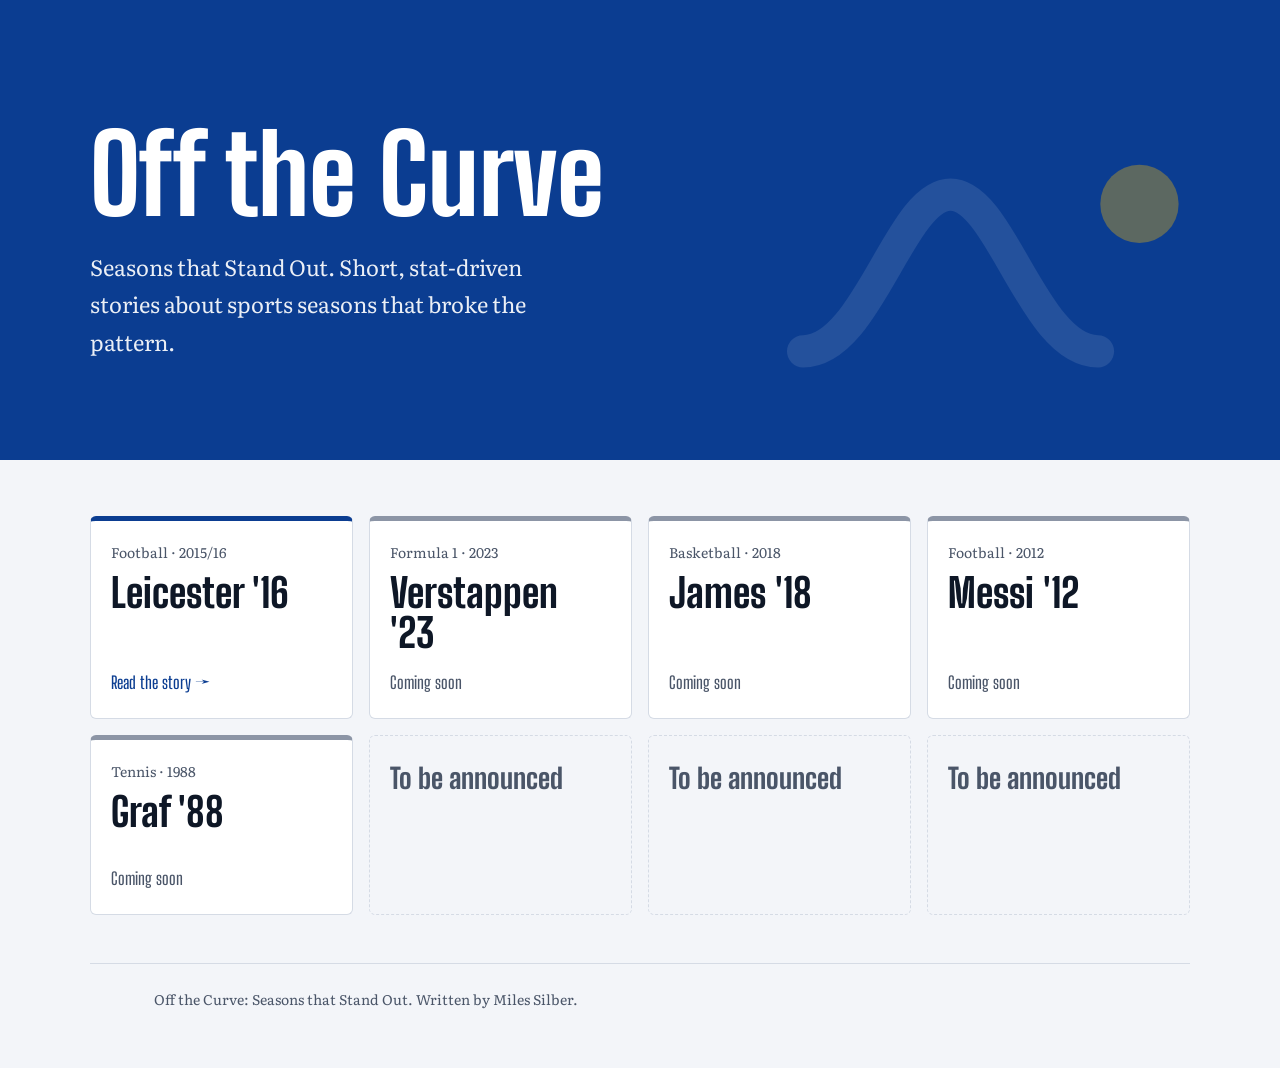
<file: index.html>
<!doctype html>
<html lang="en">
<head>
<meta charset="utf-8">
<meta name="viewport" content="width=device-width, initial-scale=1, viewport-fit=cover">
<title>Off the Curve: Seasons that Stand Out</title>
<meta name="description" content="Short, stat-driven stories about sports seasons that broke the pattern.">
<link rel="preconnect" href="https://fonts.googleapis.com">
<link rel="preconnect" href="https://fonts.gstatic.com" crossorigin>
<link rel="stylesheet" href="https://fonts.googleapis.com/css2?family=Big+Shoulders+Display:wght@600;800&family=Literata:ital,opsz,wght@0,7..72,400;0,7..72,600;1,7..72,400&display=swap">
<link rel="icon" href="favicon.svg" type="image/svg+xml">
<link rel="apple-touch-icon" href="apple-touch-icon.png">
<link rel="stylesheet" href="site.css">
</head>
<body>

<header class="hero">
  <div class="hero-inner">
    <svg class="hero-mark" viewBox="0 0 100 100" aria-hidden="true" focusable="false">
      <path d="M10 68 C24 68 31 34 42 34 C53 34 60 68 74 68"/>
      <circle cx="83" cy="36" r="8.5"/>
    </svg>
    <h1>Off the Curve</h1>
    <p class="dek">Seasons that Stand Out. Short, stat-driven stories about sports seasons that broke the pattern.</p>
  </div>
</header>

<main class="home">
  <ul class="cards" id="article-cards"></ul>
  <noscript><p>The article list needs JavaScript. <a href="leicester-2015-16/">Read Leicester '16</a>.</p></noscript>
</main>

<footer>
  Off the Curve: Seasons that Stand Out. Written by Miles Silber.
</footer>

<script src="articles.js"></script>
</body>
</html>
</file>
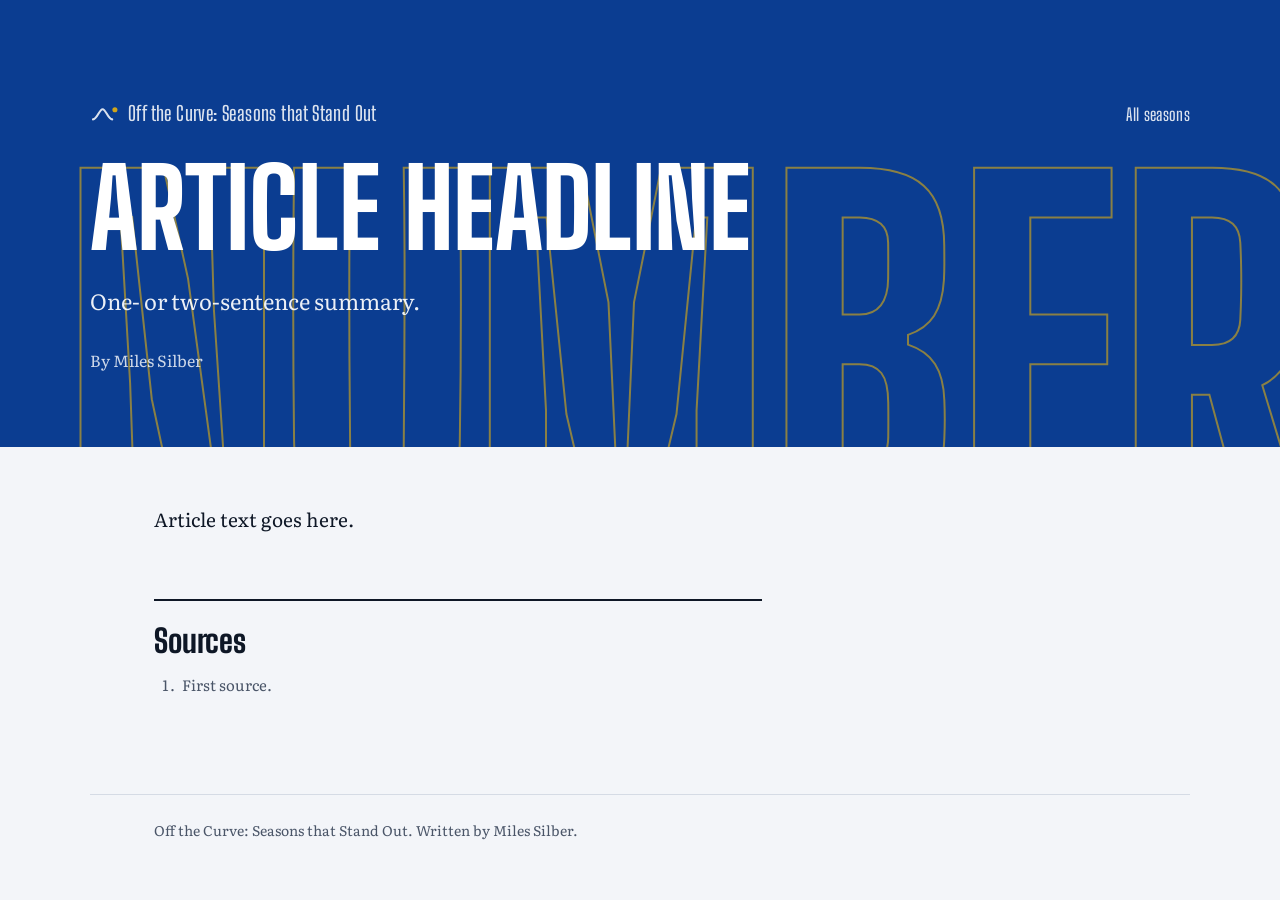
<file: _template/index.html>
<!doctype html>
<html lang="en">
<head>
<meta charset="utf-8">
<meta name="viewport" content="width=device-width, initial-scale=1, viewport-fit=cover">
<title>ARTICLE HEADLINE</title>
<link rel="preconnect" href="https://fonts.googleapis.com">
<link rel="preconnect" href="https://fonts.gstatic.com" crossorigin>
<link rel="stylesheet" href="https://fonts.googleapis.com/css2?family=Big+Shoulders+Display:wght@600;800&family=Literata:ital,opsz,wght@0,7..72,400;0,7..72,600;1,7..72,400&display=swap">
<link rel="icon" href="../favicon.svg" type="image/svg+xml">
<link rel="apple-touch-icon" href="../apple-touch-icon.png">
<link rel="stylesheet" href="../site.css">
<style>
/* Styles used only by this article. Shared styles are in ../site.css */
</style>
</head>
<body>
<div class="progress" id="progress" aria-hidden="true"></div>

<header class="hero">
  <div class="hero-odds" aria-hidden="true">BIG NUMBER</div>
  <div class="hero-inner">
    <nav class="site-nav" aria-label="Site">
      <a class="site" href="../"><svg class="site-logo" viewBox="0 0 100 100" aria-hidden="true" focusable="false"><path d="M10 68 C24 68 31 34 42 34 C53 34 60 68 74 68"/><circle cx="83" cy="36" r="8.5"/></svg>Off the Curve: Seasons that Stand Out</a>
      <a class="all" href="../">All seasons</a>
    </nav>
    <h1>ARTICLE HEADLINE</h1>
    <p class="dek">One- or two-sentence summary.</p>
    <div class="byline">By Miles Silber</div>
  </div>
</header>

<div class="wrap">
<main id="top">
  <p>Article text goes here.</p>

  <section class="sources" aria-labelledby="sources-h">
    <h2 id="sources-h">Sources</h2>
    <ol><li id="s1">First source.</li></ol>
  </section>
</main>

<aside aria-label="Sidebar">
  <!-- Optional sidebar. Delete this <aside> if the article doesn't use one. -->
</aside>
</div>

<!-- Set data-slug to this article's folder name, exactly as in articles.js -->
<nav class="article-nav" id="article-nav" data-slug="FOLDER-NAME" aria-label="More seasons" hidden></nav>

<footer>
  Off the Curve: Seasons that Stand Out. Written by Miles Silber.
</footer>

<script>
/* This article's chart code goes here. */
</script>
<script src="../articles.js"></script>
</body>
</html>
</file>
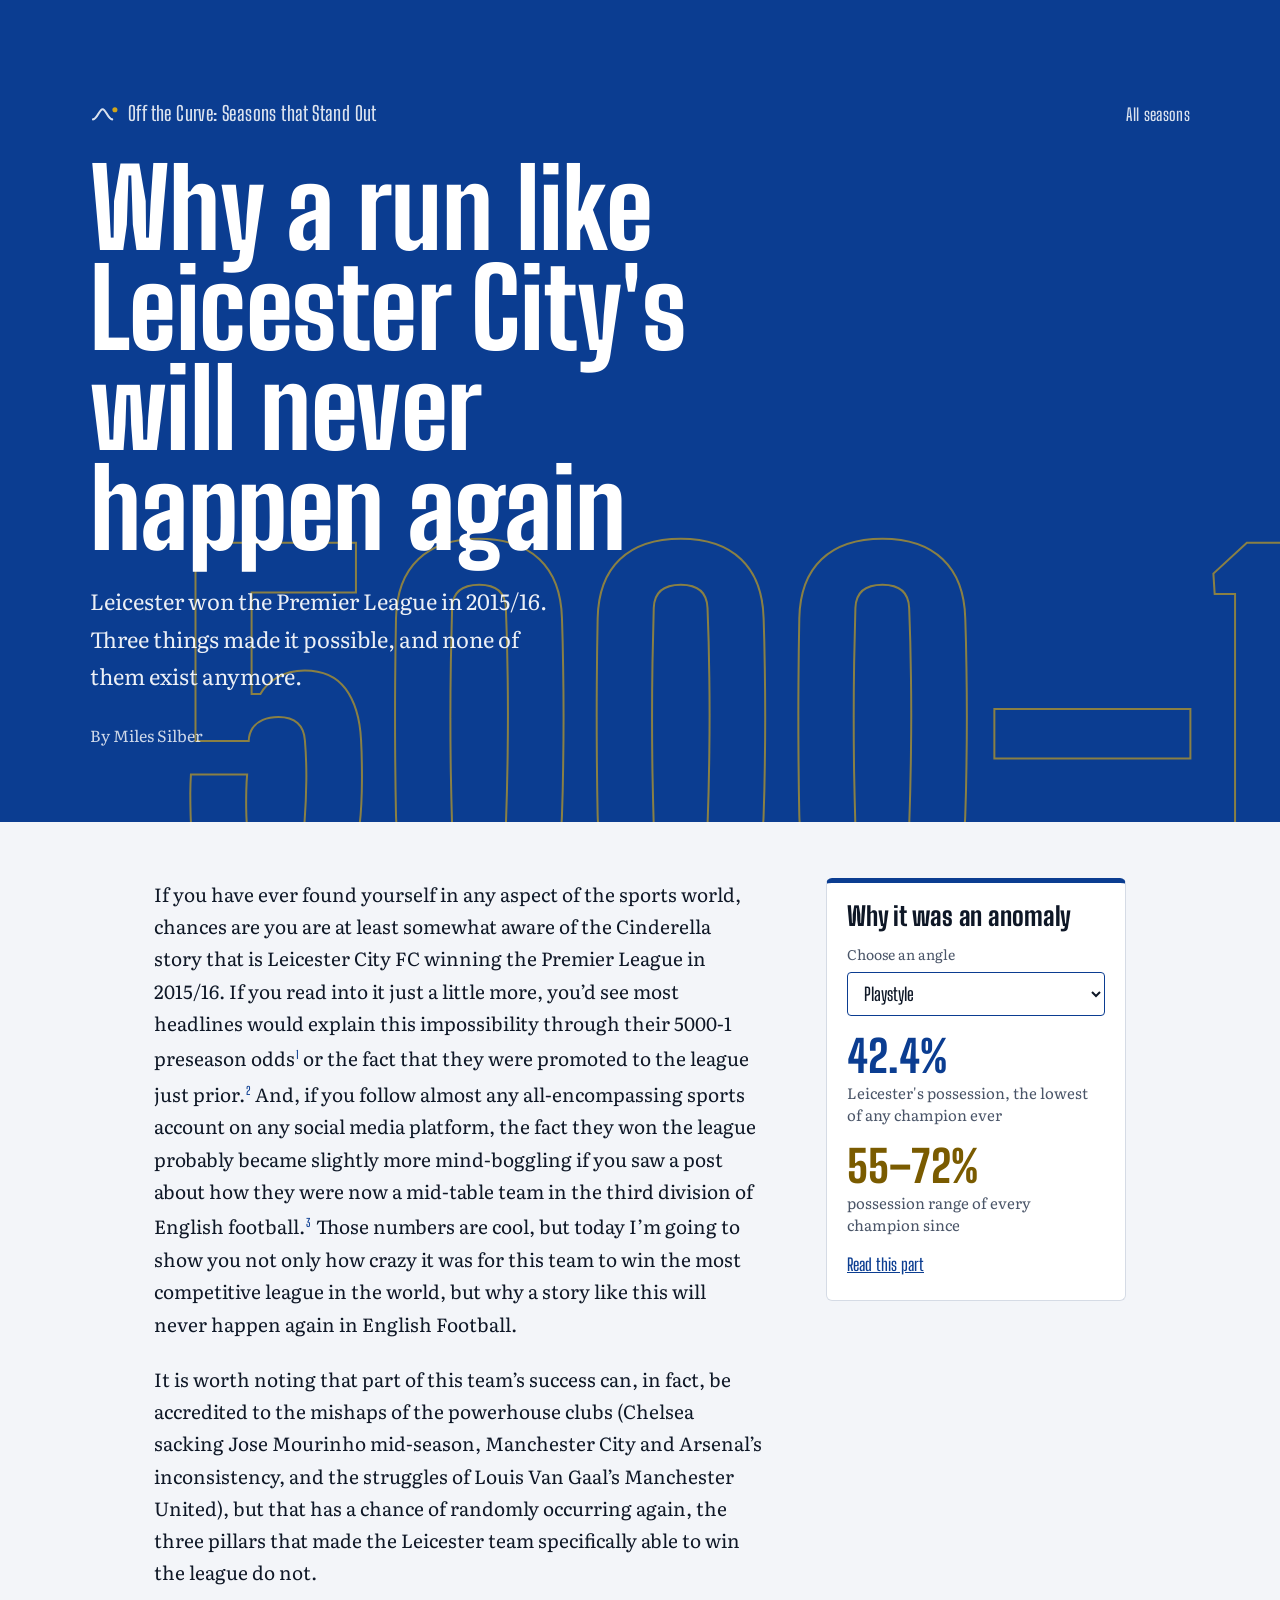
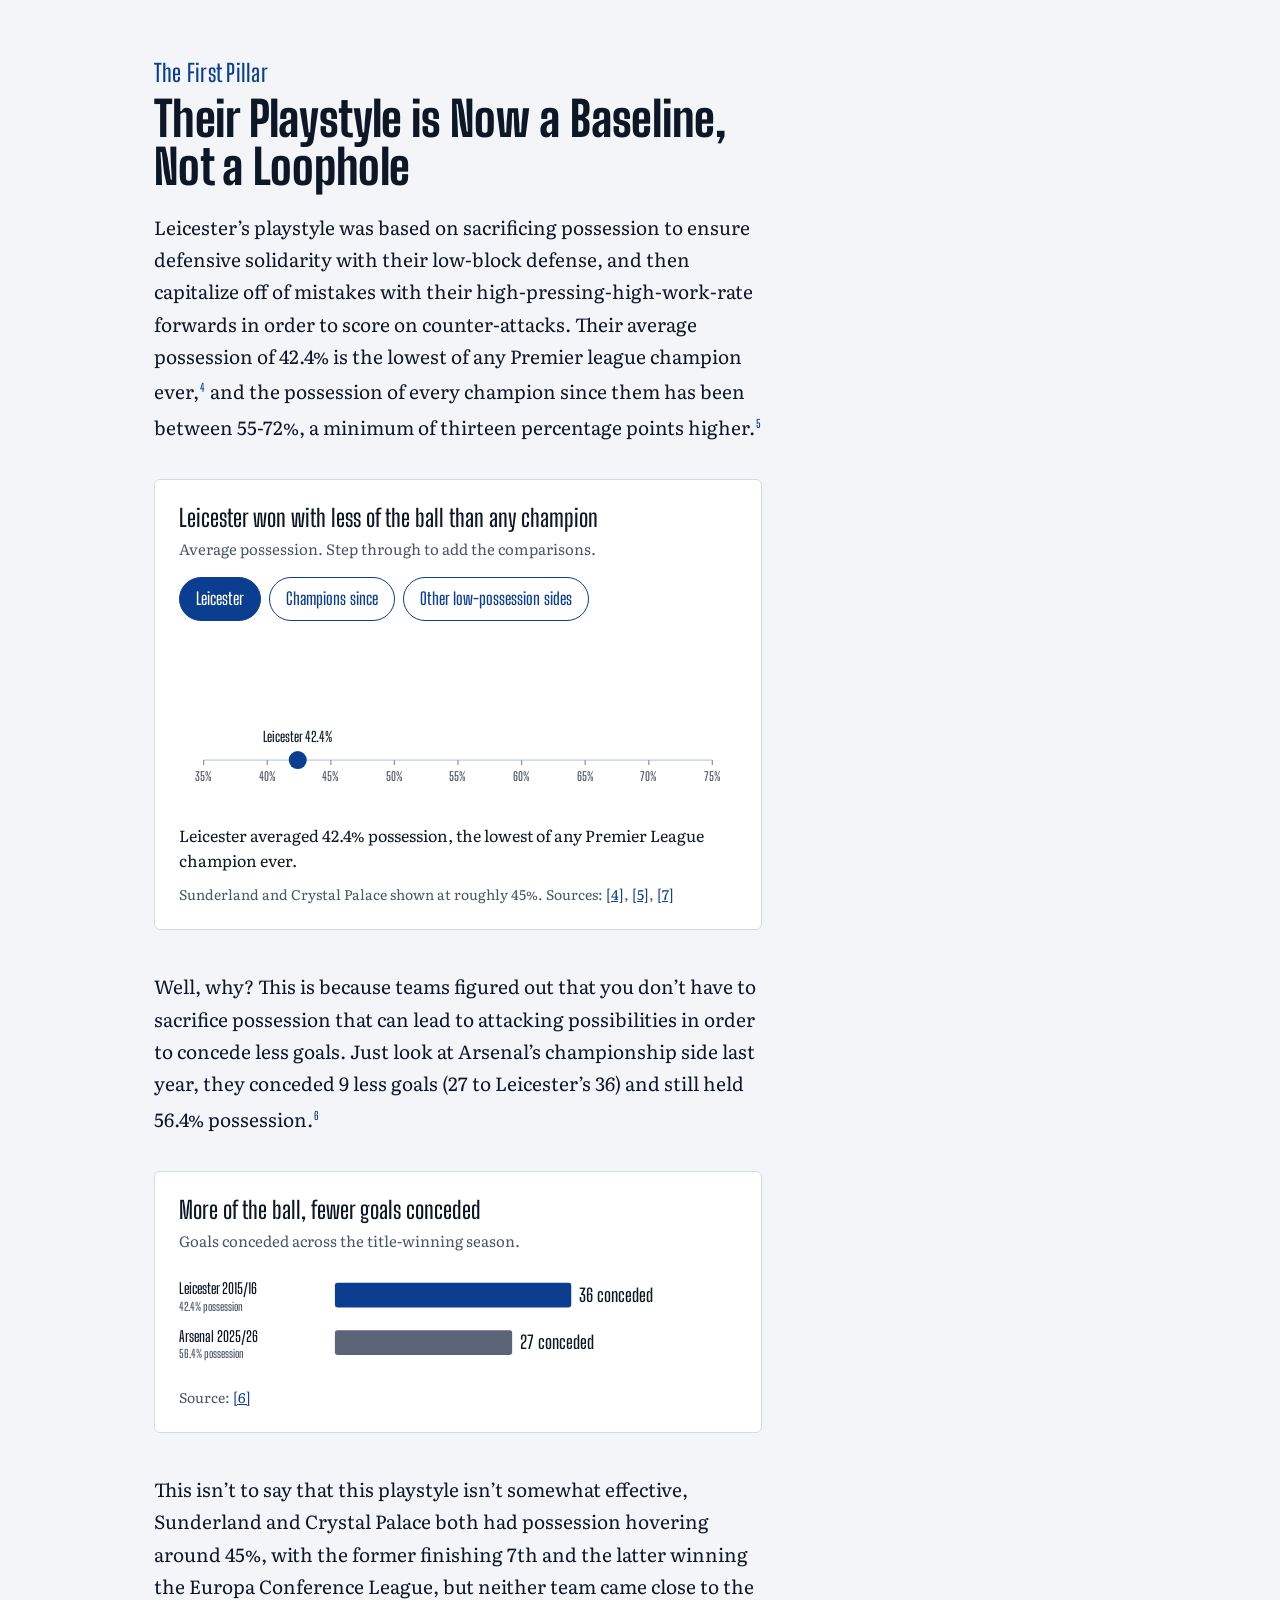
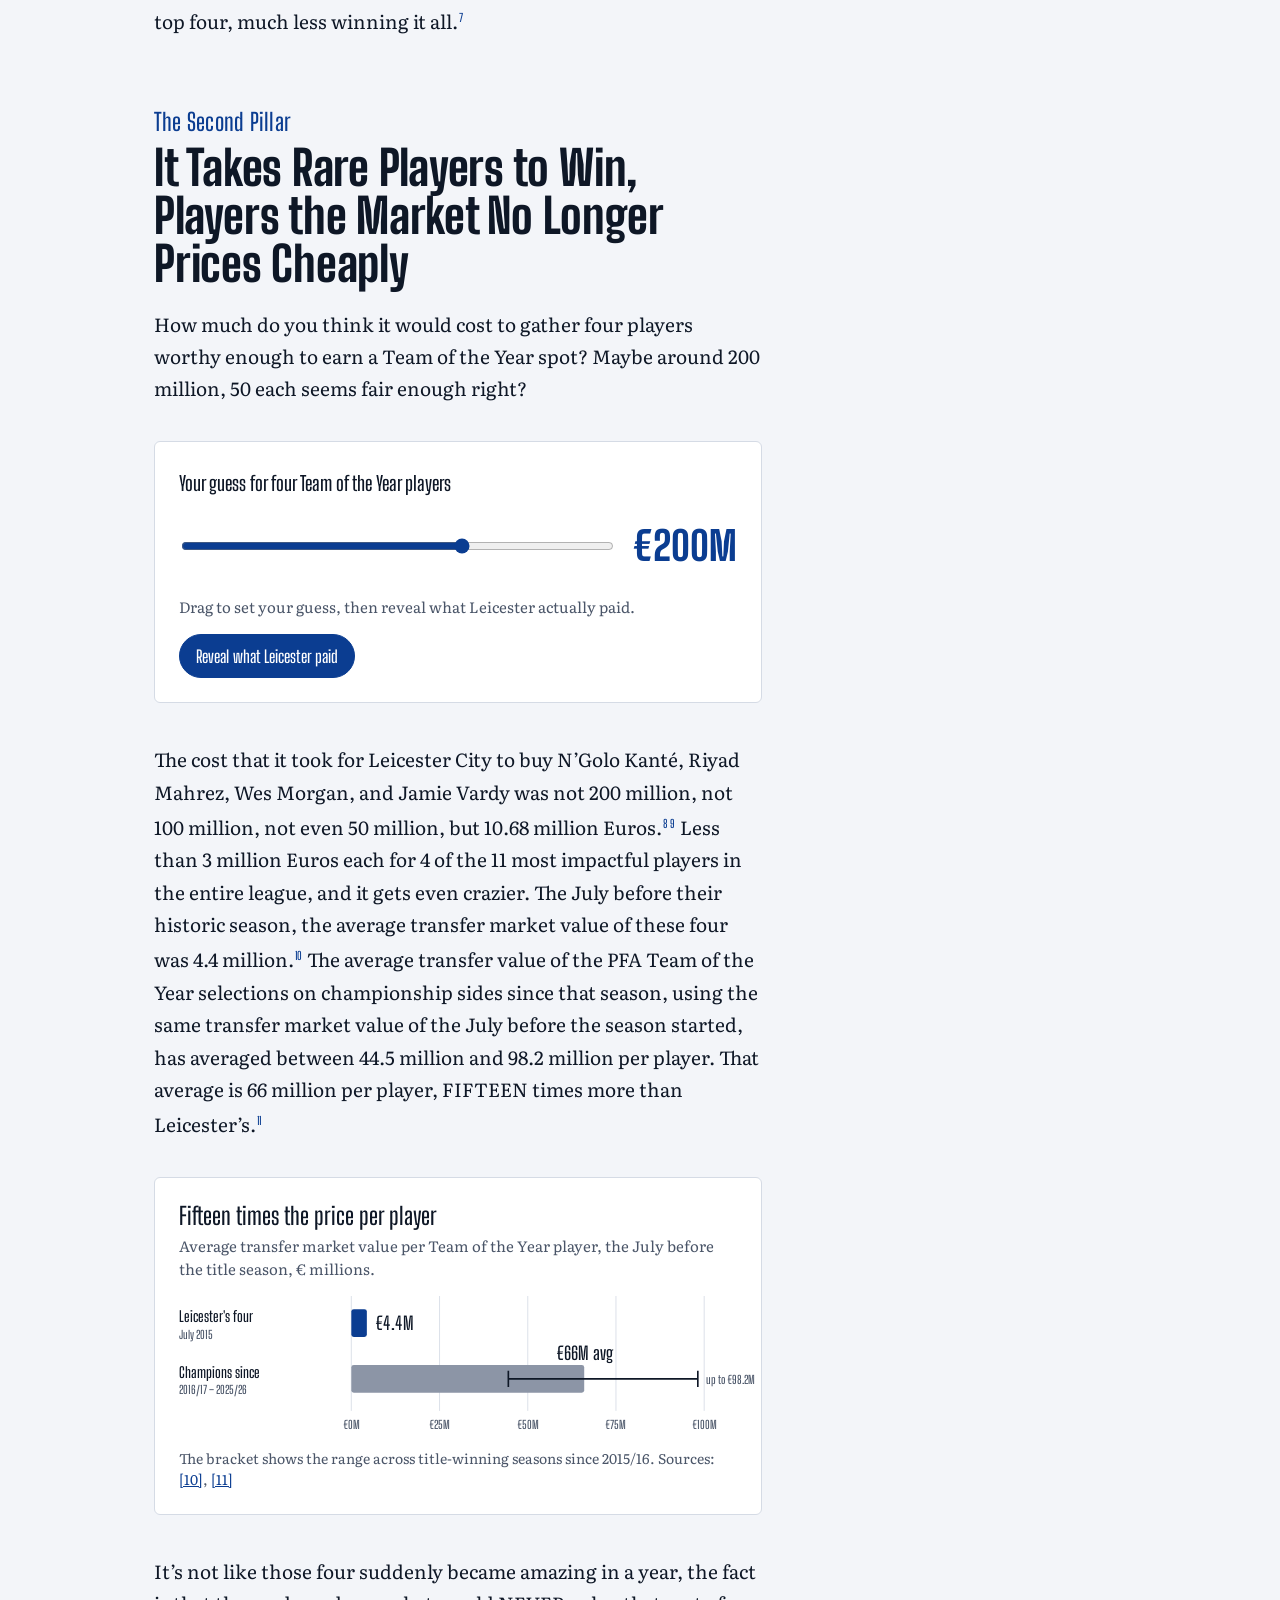
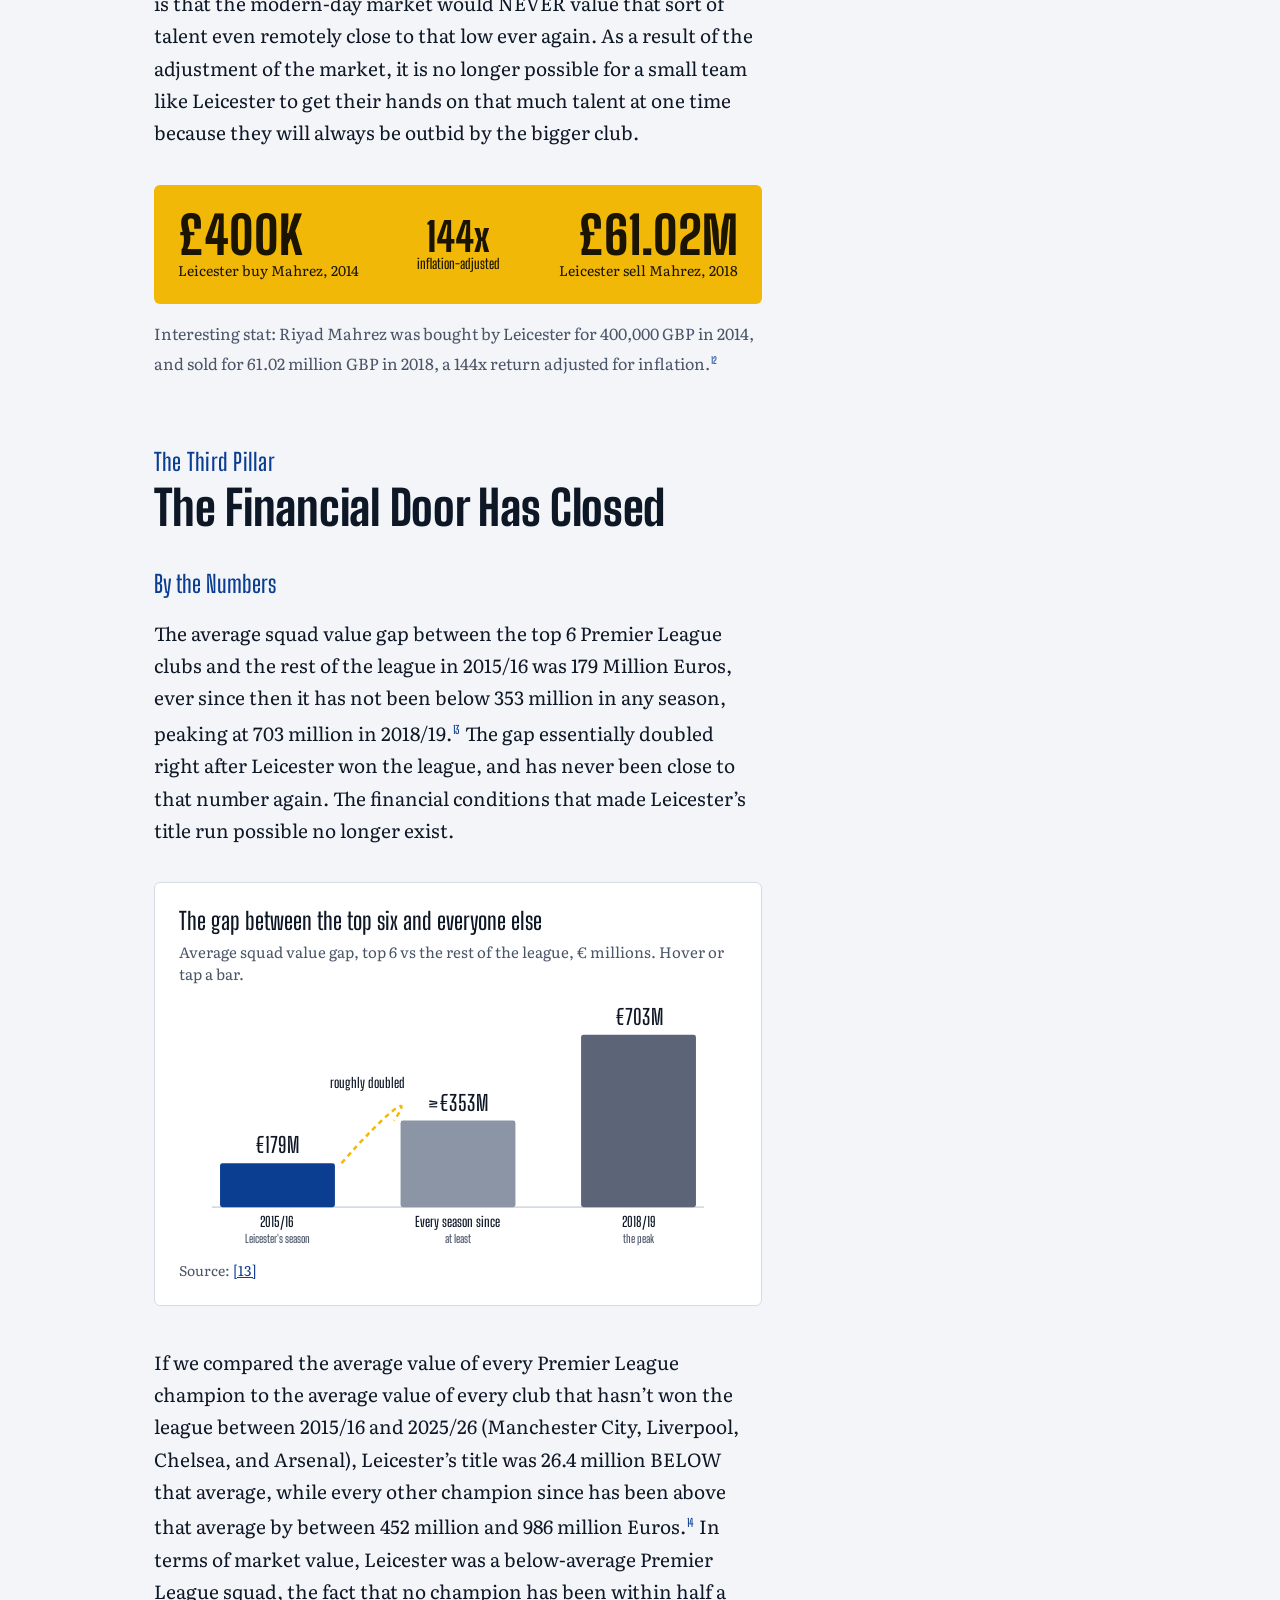
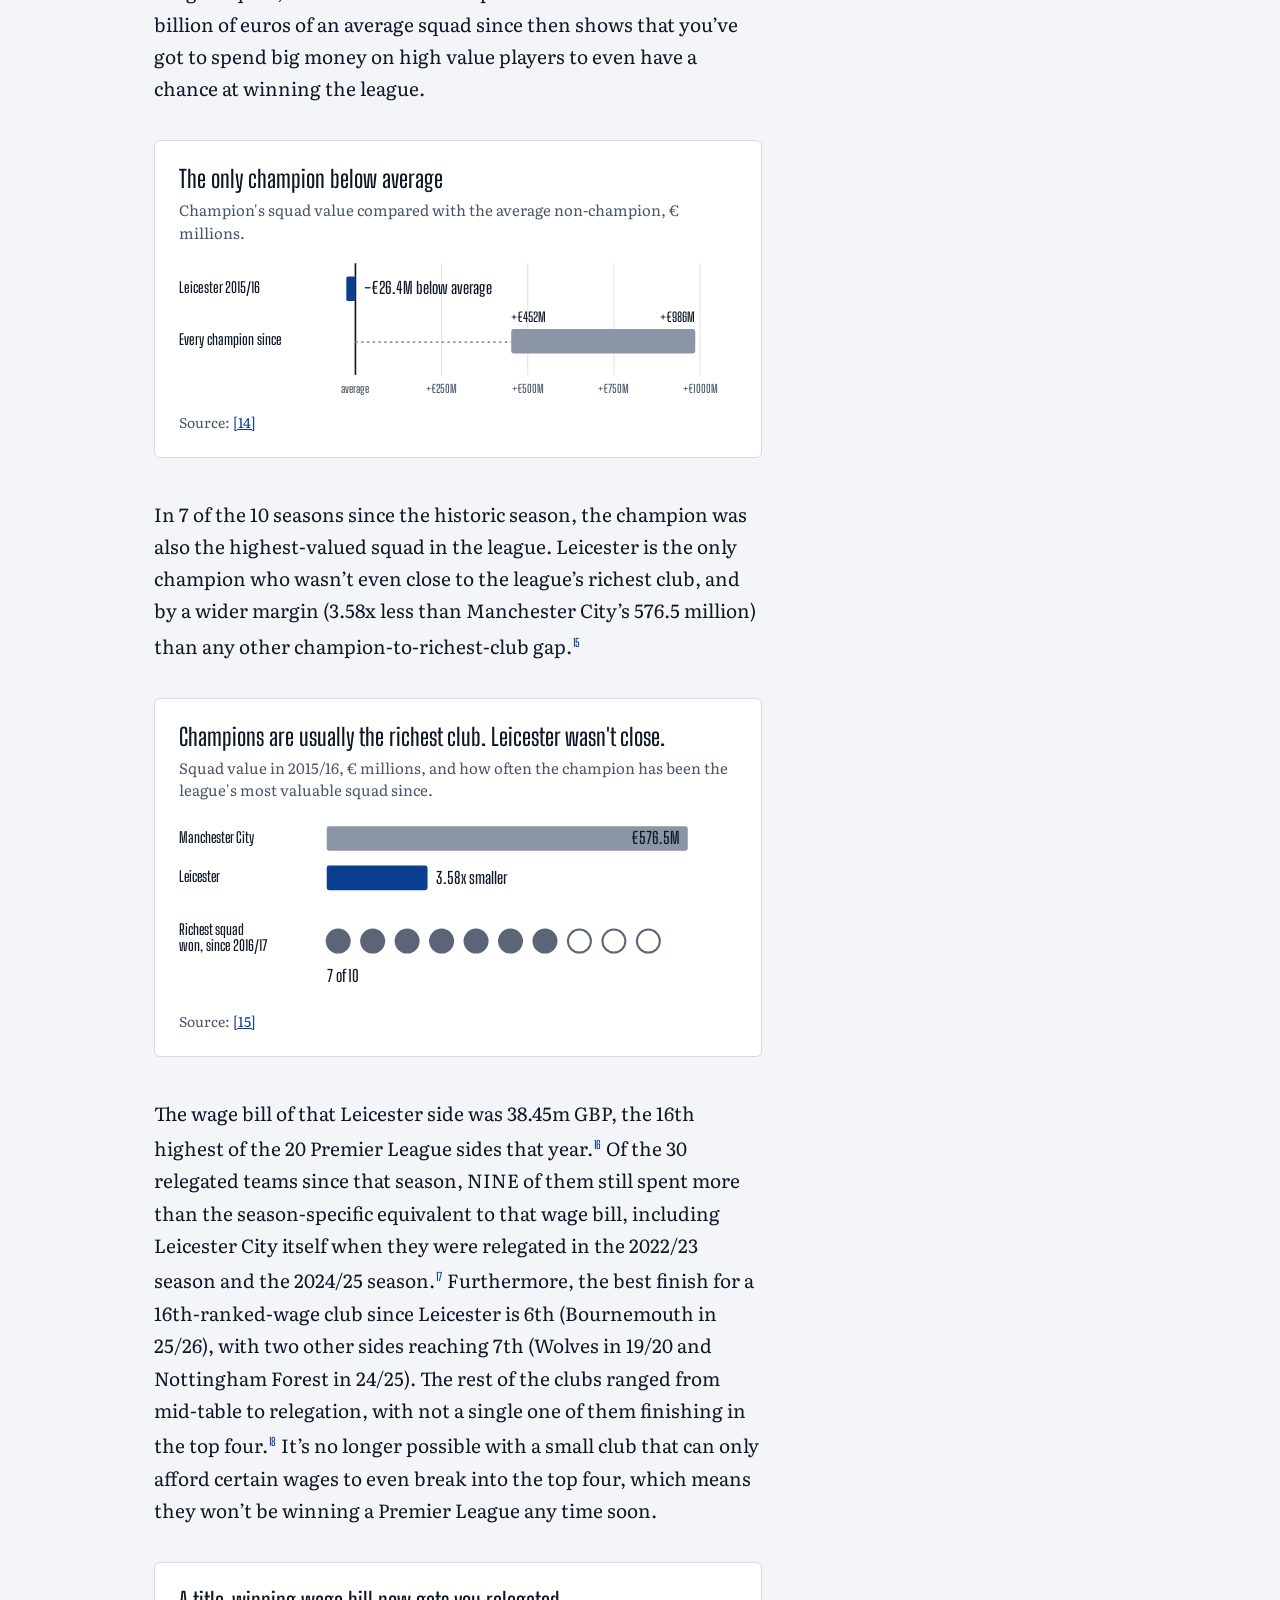
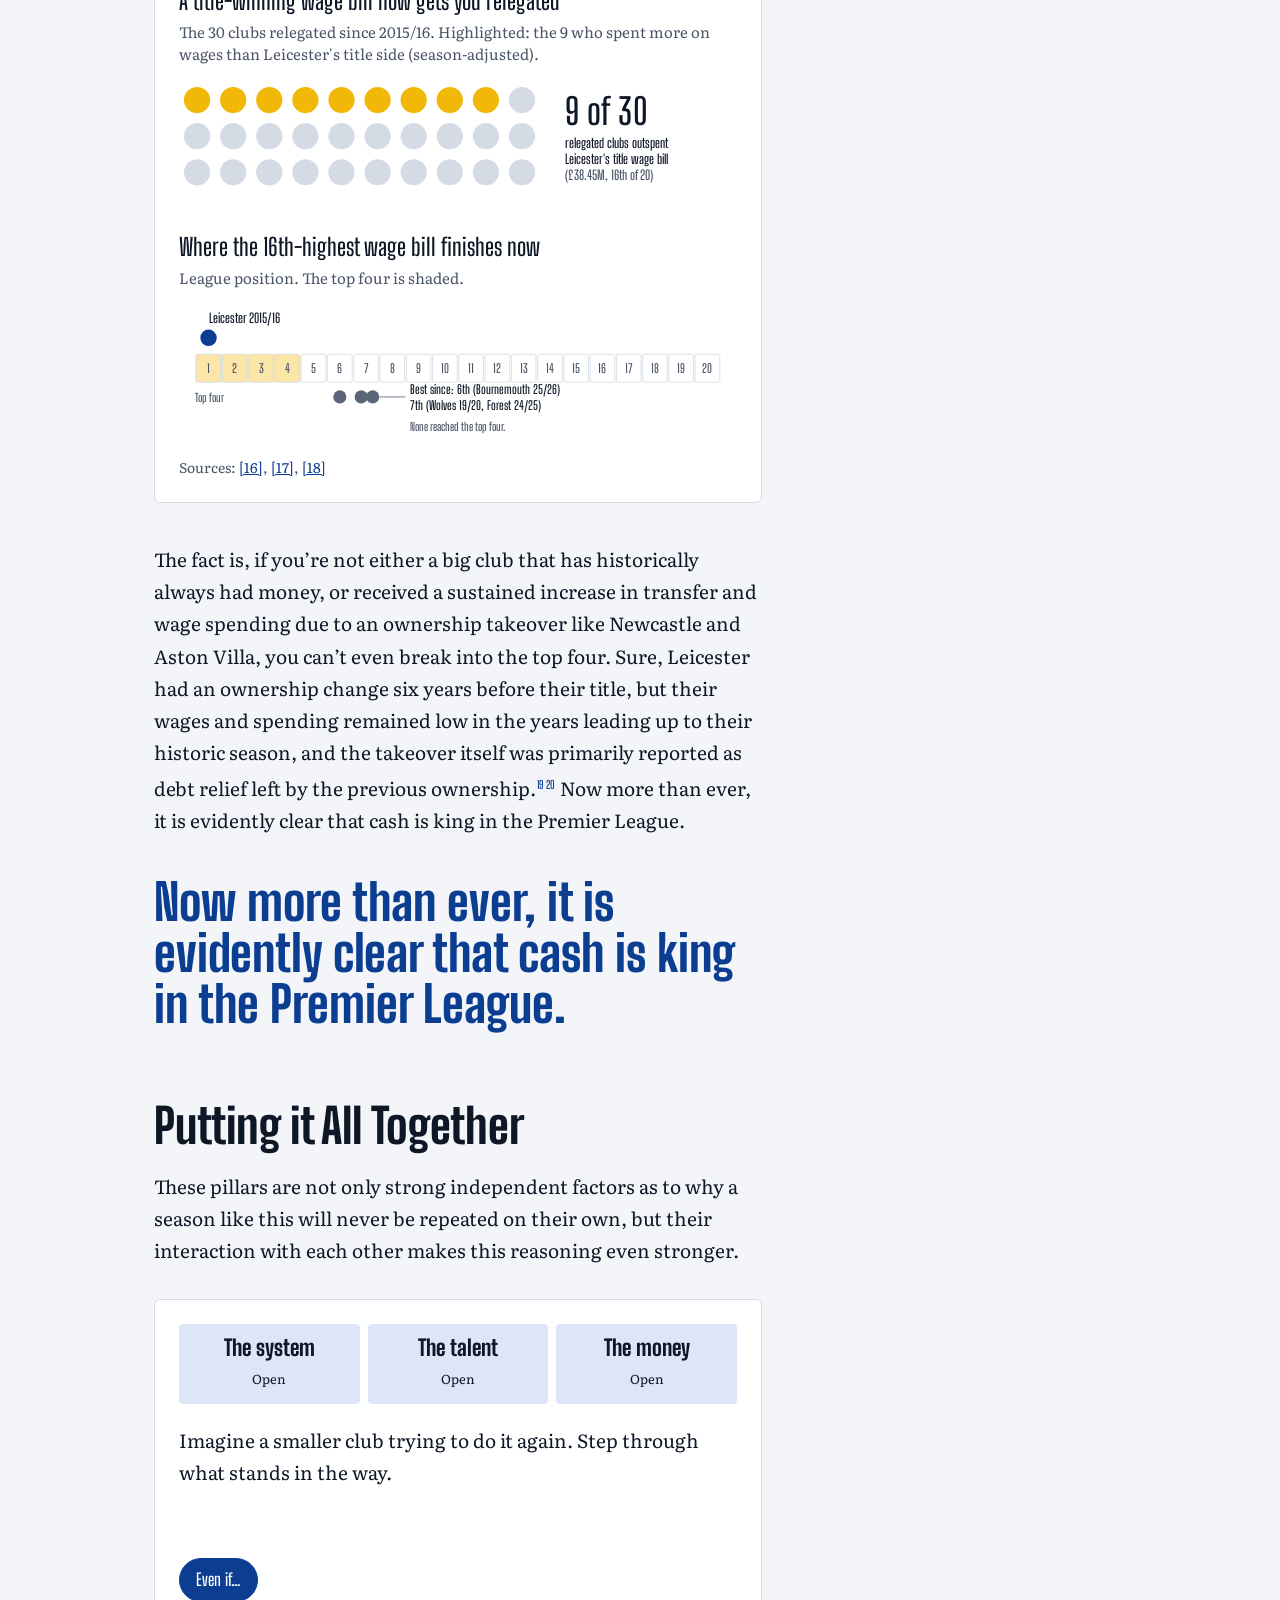
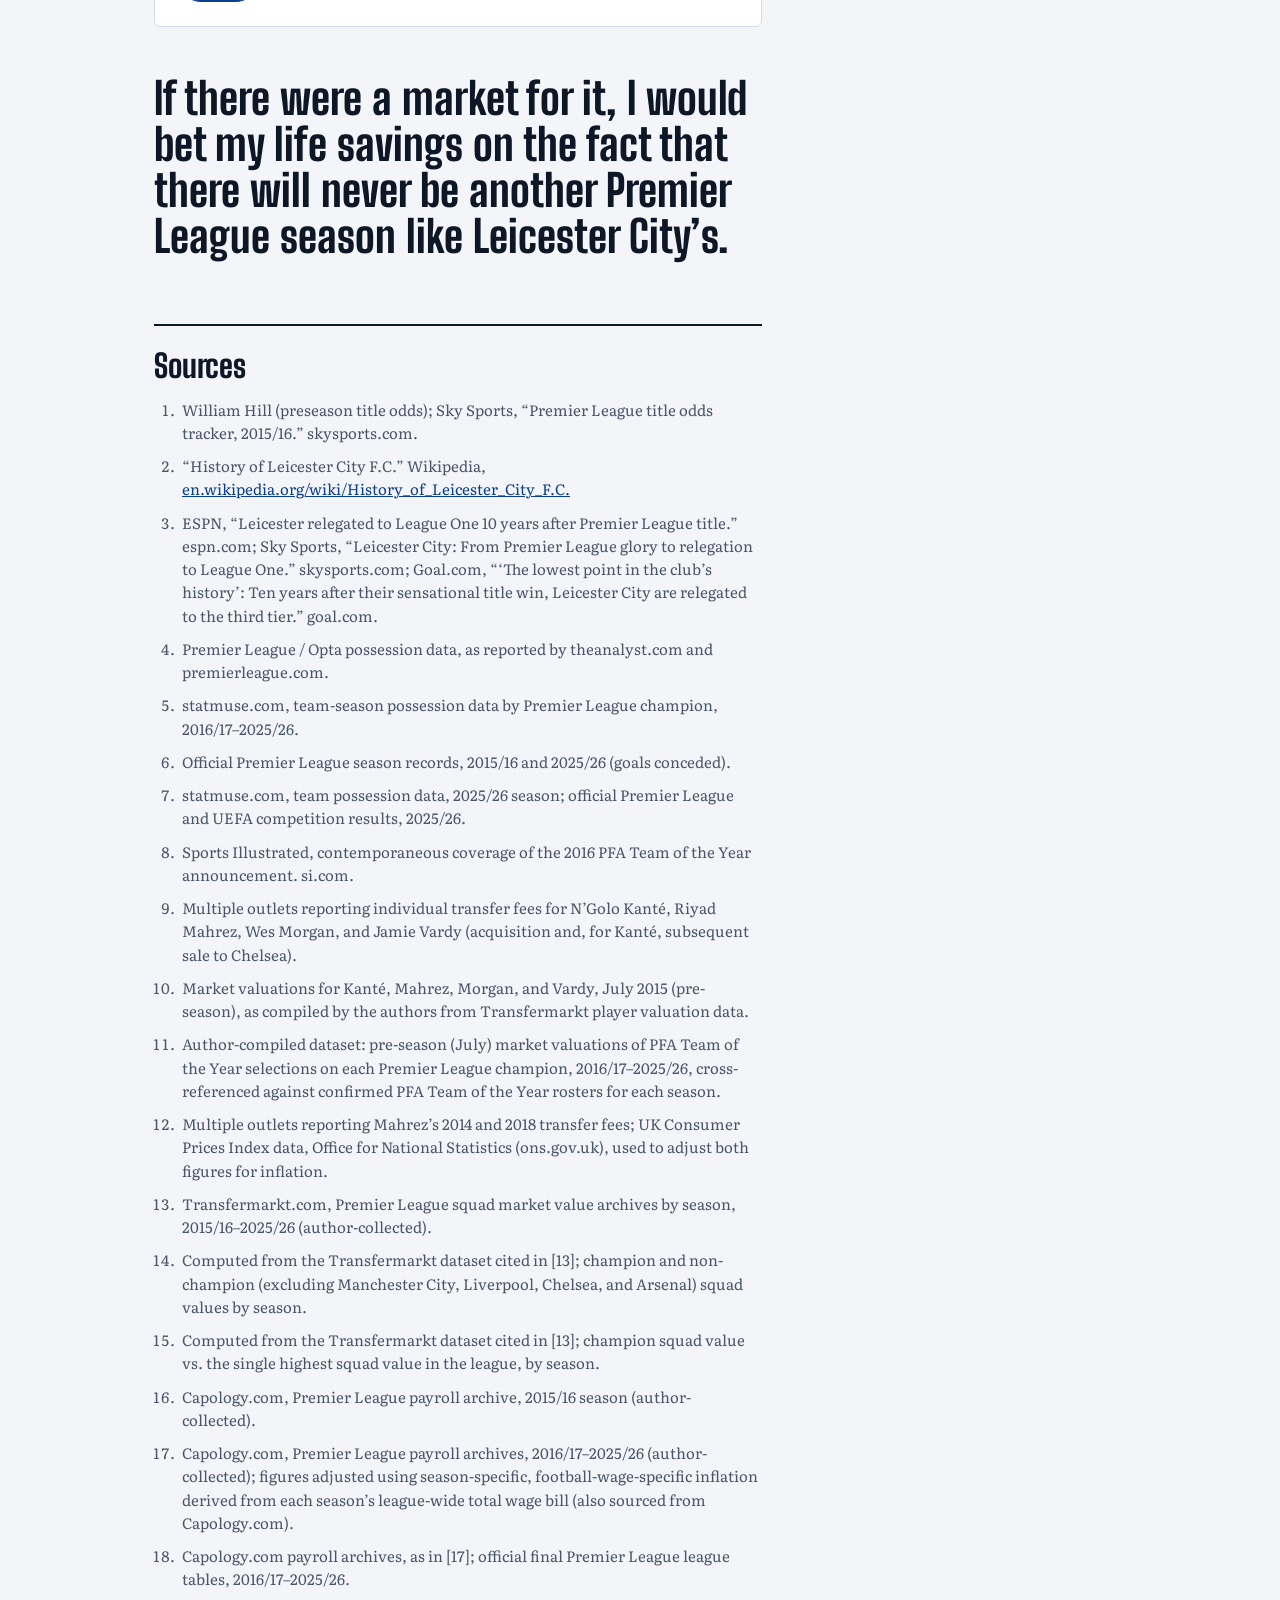
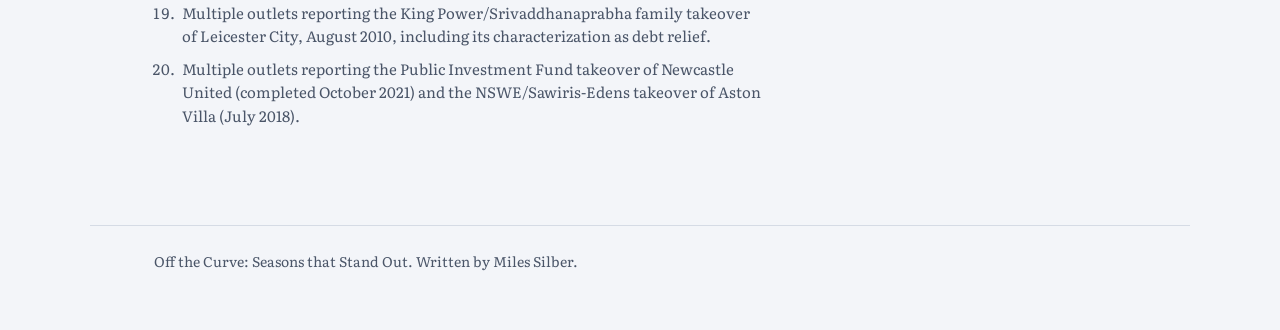
<file: leicester-2015-16/index.html>
<!doctype html>
<html lang="en">
<head>
<meta charset="utf-8">
<meta name="viewport" content="width=device-width, initial-scale=1, viewport-fit=cover">
<title>Why a run like Leicester City's in 2015/16 will never happen again</title>
<link rel="preconnect" href="https://fonts.googleapis.com">
<link rel="preconnect" href="https://fonts.gstatic.com" crossorigin>
<link rel="stylesheet" href="https://fonts.googleapis.com/css2?family=Big+Shoulders+Display:wght@600;800&family=Literata:ital,opsz,wght@0,7..72,400;0,7..72,600;1,7..72,400&display=swap">
<link rel="icon" href="../favicon.svg" type="image/svg+xml">
<link rel="apple-touch-icon" href="../apple-touch-icon.png">
<link rel="stylesheet" href="../site.css">
<style>
/* Styles used only by this article. Shared styles are in ../site.css */
/* Guess game */
.guess label{font-family:var(--display);font-weight:600;font-size:20px;display:block}
.guess-row{display:flex;align-items:center;gap:16px;margin:12px 0 16px}
.guess input[type=range]{flex:1;accent-color:var(--blue);min-height:44px}
.guess output{font-family:var(--display);font-weight:800;font-size:40px;min-width:4.2ch;text-align:right;color:var(--blue)}
.reveal{margin-top:20px}
.reveal-line{font-size:17px;line-height:1.55;margin:12px 0 0}

/* Callout */
.callout{display:grid;grid-template-columns:1fr auto 1fr;align-items:center;gap:16px;margin:36px 0;padding:24px;border-radius:6px;background:var(--gold);color:#1A1400}
.callout .n{font-family:var(--display);font-weight:800;font-size:clamp(34px,6vw,52px);line-height:1}
.callout .l{font-size:14px;line-height:1.4}
.callout .mid{font-family:var(--display);font-weight:800;font-size:clamp(28px,5vw,40px);text-align:center;line-height:1}
.callout .mid small{display:block;font-weight:600;font-size:14px}
.callout-text{font-size:16px;margin:-20px 0 36px;color:var(--muted)}

/* Sidebar */
.panel{background:var(--surface);border:1px solid var(--line);border-top:5px solid var(--blue);border-radius:6px;padding:20px}
.panel h2{font-size:26px;margin:0 0 14px}
.panel label{font-size:14px;color:var(--muted);display:block;margin-bottom:6px}
.panel select{width:100%;min-height:44px;font-family:var(--display);font-weight:600;font-size:18px;padding:0 12px;border:1.5px solid var(--blue);border-radius:4px;background:var(--surface);color:var(--ink);cursor:pointer}
.stat{margin-top:18px}
.stat .n{font-family:var(--display);font-weight:800;font-size:44px;line-height:1;color:var(--blue)}
.stat .n.gold{color:var(--gold-ink)}
.stat .l{font-size:15px;line-height:1.45;color:var(--muted);margin-top:4px}
.panel a{display:inline-block;margin-top:16px;font-family:var(--display);font-weight:600;font-size:17px}

/* Even-if chain */
.chain{margin:32px 0;padding:24px;background:var(--surface);border:1px solid var(--line);border-radius:6px}
.gates{display:grid;grid-template-columns:repeat(3,minmax(0,1fr));gap:8px;margin-bottom:20px}
.gate{border-radius:4px;padding:12px;text-align:center;background:var(--blue-soft);color:var(--ink);transition:background .35s,color .35s}
.gate b{display:block;font-family:var(--display);font-weight:800;font-size:22px;line-height:1.1}
.gate span{font-size:13px}
.gate.shut{background:var(--blue);color:var(--surface)}
.chain p{margin:0 0 16px;min-height:6.2em}
.chain-ctrl{display:flex;gap:8px;flex-wrap:wrap}

@media (max-width:560px){
  .callout{grid-template-columns:1fr;text-align:center}
  .gates{grid-template-columns:1fr}
  .chain p{min-height:0}
}
</style>
</head>
<body>
<div class="progress" id="progress" aria-hidden="true"></div>

<header class="hero">
  <div class="hero-odds" aria-hidden="true">5000–1</div>
  <div class="hero-inner">
    <nav class="site-nav" aria-label="Site">
      <a class="site" href="../"><svg class="site-logo" viewBox="0 0 100 100" aria-hidden="true" focusable="false"><path d="M10 68 C24 68 31 34 42 34 C53 34 60 68 74 68"/><circle cx="83" cy="36" r="8.5"/></svg>Off the Curve: Seasons that Stand Out</a>
      <a class="all" href="../">All seasons</a>
    </nav>
    <h1>Why a run like Leicester City's will never happen again</h1>
    <p class="dek">Leicester won the Premier League in 2015/16. Three things made it possible, and none of them exist anymore.</p>
    <div class="byline">By Miles Silber</div>
  </div>
</header>

<div class="wrap">
<main id="top">
  <p>If you have ever found yourself in any aspect of the sports world, chances are you are at least somewhat aware of the Cinderella story that is Leicester City FC winning the Premier League in 2015/16. If you read into it just a little more, you’d see most headlines would explain this impossibility through their 5000-1 preseason odds<sup class="cite"><a href="#s1" aria-label="Source 1">1</a></sup> or the fact that they were promoted to the league just prior.<sup class="cite"><a href="#s2" aria-label="Source 2">2</a></sup> And, if you follow almost any all-encompassing sports account on any social media platform, the fact they won the league probably became slightly more mind-boggling if you saw a post about how they were now a mid-table team in the third division of English football.<sup class="cite"><a href="#s3" aria-label="Source 3">3</a></sup> Those numbers are cool, but today I’m going to show you not only how crazy it was for this team to win the most competitive league in the world, but why a story like this will never happen again in English Football.</p>
  <p>It is worth noting that part of this team’s success can, in fact, be accredited to the mishaps of the powerhouse clubs (Chelsea sacking Jose Mourinho mid-season, Manchester City and Arsenal’s inconsistency, and the struggles of Louis Van Gaal’s Manchester United), but that has a chance of randomly occurring again, the three pillars that made the Leicester team specifically able to win the league do not.</p>

  <!-- PILLAR 1 -->
  <h2 id="playstyle"><span class="pillar-no">The First Pillar</span>Their Playstyle is Now a Baseline, Not a Loophole</h2>
  <p>Leicester’s playstyle was based on sacrificing possession to ensure defensive solidarity with their low-block defense, and then capitalize off of mistakes with their high-pressing-high-work-rate forwards in order to score on counter-attacks. Their average possession of 42.4% is the lowest of any Premier league champion ever,<sup class="cite"><a href="#s4" aria-label="Source 4">4</a></sup> and the possession of every champion since them has been between 55-72%, a minimum of thirteen percentage points higher.<sup class="cite"><a href="#s5" aria-label="Source 5">5</a></sup></p>

  <figure>
    <h3>Leicester won with less of the ball than any champion</h3>
    <p class="sub">Average possession. Step through to add the comparisons.</p>
    <div class="steps" role="group" aria-label="Chart steps">
      <button type="button" data-step="0" aria-pressed="true">Leicester</button>
      <button type="button" data-step="1" aria-pressed="false">Champions since</button>
      <button type="button" data-step="2" aria-pressed="false">Other low-possession sides</button>
    </div>
    <div class="chart" id="possession"></div>
    <p class="step-note" id="possession-note" aria-live="polite"></p>
    <figcaption>Sunderland and Crystal Palace shown at roughly 45%. Sources: <a href="#s4">[4]</a>, <a href="#s5">[5]</a>, <a href="#s7">[7]</a></figcaption>
  </figure>

  <p>Well, why? This is because teams figured out that you don’t have to sacrifice possession that can lead to attacking possibilities in order to concede less goals. Just look at Arsenal’s championship side last year, they conceded 9 less goals (27 to Leicester’s 36) and still held 56.4% possession.<sup class="cite"><a href="#s6" aria-label="Source 6">6</a></sup></p>

  <figure>
    <h3>More of the ball, fewer goals conceded</h3>
    <p class="sub">Goals conceded across the title-winning season.</p>
    <div class="chart" id="conceded"></div>
    <figcaption>Source: <a href="#s6">[6]</a></figcaption>
  </figure>

  <p>This isn’t to say that this playstyle isn’t somewhat effective, Sunderland and Crystal Palace both had possession hovering around 45%, with the former finishing 7th and the latter winning the Europa Conference League, but neither team came close to the top four, much less winning it all.<sup class="cite"><a href="#s7" aria-label="Source 7">7</a></sup></p>

  <!-- PILLAR 2 -->
  <h2 id="transfers"><span class="pillar-no">The Second Pillar</span>It Takes Rare Players to Win, Players the Market No Longer Prices Cheaply</h2>
  <p>How much do you think it would cost to gather four players worthy enough to earn a Team of the Year spot? Maybe around 200 million, 50 each seems fair enough right?</p>

  <figure class="guess">
    <label for="guess-input">Your guess for four Team of the Year players</label>
    <div class="guess-row">
      <input type="range" id="guess-input" min="10" max="300" step="5" value="200" aria-describedby="guess-help">
      <output id="guess-out" for="guess-input">€200M</output>
    </div>
    <p class="sub" id="guess-help">Drag to set your guess, then reveal what Leicester actually paid.</p>
    <button type="button" class="btn primary" id="guess-btn">Reveal what Leicester paid</button>
    <div class="reveal" id="guess-reveal" hidden>
      <div class="chart" id="guess-chart"></div>
      <p class="reveal-line" id="guess-line" aria-live="polite"></p>
      <p class="sub" style="margin:8px 0 0">Sources: <a href="#s8">[8]</a>, <a href="#s9">[9]</a></p>
    </div>
  </figure>

  <p>The cost that it took for Leicester City to buy N’Golo Kanté, Riyad Mahrez, Wes Morgan, and Jamie Vardy was not 200 million, not 100 million, not even 50 million, but 10.68 million Euros.<sup class="cite"><a href="#s8" aria-label="Source 8">8</a></sup><sup class="cite"><a href="#s9" aria-label="Source 9">9</a></sup> Less than 3 million Euros each for 4 of the 11 most impactful players in the entire league, and it gets even crazier. The July before their historic season, the average transfer market value of these four was 4.4 million.<sup class="cite"><a href="#s10" aria-label="Source 10">10</a></sup> The average transfer value of the PFA Team of the Year selections on championship sides since that season, using the same transfer market value of the July before the season started, has averaged between 44.5 million and 98.2 million per player. That average is 66 million per player, FIFTEEN times more than Leicester’s.<sup class="cite"><a href="#s11" aria-label="Source 11">11</a></sup></p>

  <figure>
    <h3>Fifteen times the price per player</h3>
    <p class="sub">Average transfer market value per Team of the Year player, the July before the title season, € millions.</p>
    <div class="chart" id="value"></div>
    <figcaption>The bracket shows the range across title-winning seasons since 2015/16. Sources: <a href="#s10">[10]</a>, <a href="#s11">[11]</a></figcaption>
  </figure>

  <p>It’s not like those four suddenly became amazing in a year, the fact is that the modern-day market would NEVER value that sort of talent even remotely close to that low ever again. As a result of the adjustment of the market, it is no longer possible for a small team like Leicester to get their hands on that much talent at one time because they will always be outbid by the bigger club.</p>

  <div class="callout" role="group" aria-label="Riyad Mahrez transfer">
    <div><div class="n">£400K</div><div class="l">Leicester buy Mahrez, 2014</div></div>
    <div class="mid">144x<small>inflation-adjusted</small></div>
    <div style="text-align:right"><div class="n">£61.02M</div><div class="l">Leicester sell Mahrez, 2018</div></div>
  </div>
  <p class="callout-text">Interesting stat: Riyad Mahrez was bought by Leicester for 400,000 GBP in 2014, and sold for 61.02 million GBP in 2018, a 144x return adjusted for inflation.<sup class="cite"><a href="#s12" aria-label="Source 12">12</a></sup></p>

  <!-- PILLAR 3 -->
  <h2 id="money"><span class="pillar-no">The Third Pillar</span>The Financial Door Has Closed</h2>
  <div class="subhead">By the Numbers</div>
  <p>The average squad value gap between the top 6 Premier League clubs and the rest of the league in 2015/16 was 179 Million Euros, ever since then it has not been below 353 million in any season, peaking at 703 million in 2018/19.<sup class="cite"><a href="#s13" aria-label="Source 13">13</a></sup> The gap essentially doubled right after Leicester won the league, and has never been close to that number again. The financial conditions that made Leicester’s title run possible no longer exist.</p>

  <figure>
    <h3>The gap between the top six and everyone else</h3>
    <p class="sub">Average squad value gap, top 6 vs the rest of the league, € millions. Hover or tap a bar.</p>
    <div class="chart" id="gap"></div>
    <figcaption>Source: <a href="#s13">[13]</a></figcaption>
  </figure>

  <p>If we compared the average value of every Premier League champion to the average value of every club that hasn’t won the league between 2015/16 and 2025/26 (Manchester City, Liverpool, Chelsea, and Arsenal), Leicester’s title was 26.4 million BELOW that average, while every other champion since has been above that average by between 452 million and 986 million Euros.<sup class="cite"><a href="#s14" aria-label="Source 14">14</a></sup> In terms of market value, Leicester was a below-average Premier League squad, the fact that no champion has been within half a billion of euros of an average squad since then shows that you’ve got to spend big money on high value players to even have a chance at winning the league.</p>

  <figure>
    <h3>The only champion below average</h3>
    <p class="sub">Champion's squad value compared with the average non-champion, € millions.</p>
    <div class="chart" id="diverge"></div>
    <figcaption>Source: <a href="#s14">[14]</a></figcaption>
  </figure>

  <p>In 7 of the 10 seasons since the historic season, the champion was also the highest-valued squad in the league. Leicester is the only champion who wasn’t even close to the league’s richest club, and by a wider margin (3.58x less than Manchester City’s 576.5 million) than any other champion-to-richest-club gap.<sup class="cite"><a href="#s15" aria-label="Source 15">15</a></sup></p>

  <figure>
    <h3>Champions are usually the richest club. Leicester wasn't close.</h3>
    <p class="sub">Squad value in 2015/16, € millions, and how often the champion has been the league's most valuable squad since.</p>
    <div class="chart" id="richest"></div>
    <figcaption>Source: <a href="#s15">[15]</a></figcaption>
  </figure>

  <p>The wage bill of that Leicester side was 38.45m GBP, the 16th highest of the 20 Premier League sides that year.<sup class="cite"><a href="#s16" aria-label="Source 16">16</a></sup> Of the 30 relegated teams since that season, NINE of them still spent more than the season-specific equivalent to that wage bill, including Leicester City itself when they were relegated in the 2022/23 season and the 2024/25 season.<sup class="cite"><a href="#s17" aria-label="Source 17">17</a></sup> Furthermore, the best finish for a 16th-ranked-wage club since Leicester is 6th (Bournemouth in 25/26), with two other sides reaching 7th (Wolves in 19/20 and Nottingham Forest in 24/25). The rest of the clubs ranged from mid-table to relegation, with not a single one of them finishing in the top four.<sup class="cite"><a href="#s18" aria-label="Source 18">18</a></sup> It’s no longer possible with a small club that can only afford certain wages to even break into the top four, which means they won’t be winning a Premier League any time soon.</p>

  <figure>
    <h3>A title-winning wage bill now gets you relegated</h3>
    <p class="sub">The 30 clubs relegated since 2015/16. Highlighted: the 9 who spent more on wages than Leicester's title side (season-adjusted).</p>
    <div class="chart" id="relegated"></div>
    <h3 style="margin-top:28px">Where the 16th-highest wage bill finishes now</h3>
    <p class="sub">League position. The top four is shaded.</p>
    <div class="chart" id="finish"></div>
    <figcaption>Sources: <a href="#s16">[16]</a>, <a href="#s17">[17]</a>, <a href="#s18">[18]</a></figcaption>
  </figure>

  <p>The fact is, if you’re not either a big club that has historically always had money, or received a sustained increase in transfer and wage spending due to an ownership takeover like Newcastle and Aston Villa, you can’t even break into the top four. Sure, Leicester had an ownership change six years before their title, but their wages and spending remained low in the years leading up to their historic season, and the takeover itself was primarily reported as debt relief left by the previous ownership.<sup class="cite"><a href="#s19" aria-label="Source 19">19</a></sup><sup class="cite"><a href="#s20" aria-label="Source 20">20</a></sup> Now more than ever, it is evidently clear that cash is king in the Premier League.</p>

  <blockquote>Now more than ever, it is evidently clear that cash is king in the Premier League.</blockquote>

  <!-- TOGETHER -->
  <h2 id="together">Putting it All Together</h2>
  <p>These pillars are not only strong independent factors as to why a season like this will never be repeated on their own, but their interaction with each other makes this reasoning even stronger.</p>

  <div class="chain" id="chain">
    <div class="gates" aria-hidden="true">
      <div class="gate" data-gate="0"><b>The system</b><span id="g0s">Open</span></div>
      <div class="gate" data-gate="1"><b>The talent</b><span id="g1s">Open</span></div>
      <div class="gate" data-gate="2"><b>The money</b><span id="g2s">Open</span></div>
    </div>
    <p id="chain-text" aria-live="polite">Imagine a smaller club trying to do it again. Step through what stands in the way.</p>
    <div class="chain-ctrl">
      <button type="button" class="btn primary" id="chain-next">Even if…</button>
      <button type="button" class="btn" id="chain-reset" hidden>Start over</button>
    </div>
  </div>

  <p class="closer">If there were a market for it, I would bet my life savings on the fact that there will never be another Premier League season like Leicester City’s.</p>
  <section class="sources" aria-labelledby="sources-h">
    <h2 id="sources-h">Sources</h2>
    <ol><li id="s1">William Hill (preseason title odds); Sky Sports, “Premier League title odds tracker, 2015/16.” skysports.com.</li><li id="s2">“History of Leicester City F.C.” Wikipedia, <a href="https://en.wikipedia.org/wiki/History_of_Leicester_City_F.C.">en.wikipedia.org/wiki/History_of_Leicester_City_F.C.</a></li><li id="s3">ESPN, “Leicester relegated to League One 10 years after Premier League title.” espn.com; Sky Sports, “Leicester City: From Premier League glory to relegation to League One.” skysports.com; Goal.com, “‘The lowest point in the club’s history’: Ten years after their sensational title win, Leicester City are relegated to the third tier.” goal.com.</li><li id="s4">Premier League / Opta possession data, as reported by theanalyst.com and premierleague.com.</li><li id="s5">statmuse.com, team-season possession data by Premier League champion, 2016/17–2025/26.</li><li id="s6">Official Premier League season records, 2015/16 and 2025/26 (goals conceded).</li><li id="s7">statmuse.com, team possession data, 2025/26 season; official Premier League and UEFA competition results, 2025/26.</li><li id="s8">Sports Illustrated, contemporaneous coverage of the 2016 PFA Team of the Year announcement. si.com.</li><li id="s9">Multiple outlets reporting individual transfer fees for N’Golo Kanté, Riyad Mahrez, Wes Morgan, and Jamie Vardy (acquisition and, for Kanté, subsequent sale to Chelsea).</li><li id="s10">Market valuations for Kanté, Mahrez, Morgan, and Vardy, July 2015 (pre-season), as compiled by the authors from Transfermarkt player valuation data.</li><li id="s11">Author-compiled dataset: pre-season (July) market valuations of PFA Team of the Year selections on each Premier League champion, 2016/17–2025/26, cross-referenced against confirmed PFA Team of the Year rosters for each season.</li><li id="s12">Multiple outlets reporting Mahrez’s 2014 and 2018 transfer fees; UK Consumer Prices Index data, Office for National Statistics (ons.gov.uk), used to adjust both figures for inflation.</li><li id="s13">Transfermarkt.com, Premier League squad market value archives by season, 2015/16–2025/26 (author-collected).</li><li id="s14">Computed from the Transfermarkt dataset cited in [13]; champion and non-champion (excluding Manchester City, Liverpool, Chelsea, and Arsenal) squad values by season.</li><li id="s15">Computed from the Transfermarkt dataset cited in [13]; champion squad value vs. the single highest squad value in the league, by season.</li><li id="s16">Capology.com, Premier League payroll archive, 2015/16 season (author-collected).</li><li id="s17">Capology.com, Premier League payroll archives, 2016/17–2025/26 (author-collected); figures adjusted using season-specific, football-wage-specific inflation derived from each season’s league-wide total wage bill (also sourced from Capology.com).</li><li id="s18">Capology.com payroll archives, as in [17]; official final Premier League league tables, 2016/17–2025/26.</li><li id="s19">Multiple outlets reporting the King Power/Srivaddhanaprabha family takeover of Leicester City, August 2010, including its characterization as debt relief.</li><li id="s20">Multiple outlets reporting the Public Investment Fund takeover of Newcastle United (completed October 2021) and the NSWE/Sawiris-Edens takeover of Aston Villa (July 2018).</li></ol>
  </section>
</main>

<aside aria-label="Why it was an anomaly">
  <div class="panel">
    <h2>Why it was an anomaly</h2>
    <label for="angle">Choose an angle</label>
    <select id="angle">
      <option value="playstyle">Playstyle</option>
      <option value="transfers">Transfer value</option>
      <option value="money">Squad value</option>
      <option value="wages">Wages</option>
    </select>
    <div id="angle-body" aria-live="polite"></div>
  </div>
</aside>
</div>

<nav class="article-nav" id="article-nav" data-slug="leicester-2015-16" aria-label="More seasons" hidden></nav>

<footer>
  Off the Curve: Seasons that Stand Out. Written by Miles Silber.
</footer>

<script>
(function(){
const NS='http://www.w3.org/2000/svg';
function s(tag,attrs,parent){const e=document.createElementNS(NS,tag);for(const k in attrs){if(k==='text')e.textContent=attrs[k];else e.setAttribute(k,attrs[k]);}if(parent)parent.appendChild(e);return e;}
function svg(id,w,h,label){const host=document.getElementById(id);const e=s('svg',{viewBox:`0 0 ${w} ${h}`,role:'img','aria-label':label});host.appendChild(e);return e;}
const V=n=>`var(--${n})`;

/* Reading progress */
const bar=document.getElementById('progress');
addEventListener('scroll',()=>{const h=document.documentElement;const p=h.scrollTop/(h.scrollHeight-h.clientHeight);bar.style.width=(Math.max(0,Math.min(1,p))*100)+'%';},{passive:true});

/* 1. Possession */
(function(){
  const g=svg('possession',680,210,'Possession: Leicester 42.4%, champions since 55 to 72%, Arsenal 2025/26 56.4%, Sunderland and Crystal Palace around 45%');
  const x=v=>30+(v-35)/(75-35)*620, y=150;
  const band=s('g',{class:'fade',opacity:0},g);
  s('rect',{x:x(55),y:40,width:x(72)-x(55),height:y-40,fill:V('gold'),opacity:.35,rx:3},band);
  s('text',{x:(x(55)+x(72))/2,y:30,'text-anchor':'middle','font-size':17,text:'Every champion since: 55–72%'},band);
  const ars=s('g',{class:'fade',opacity:0},g);
  s('circle',{cx:x(56.4),cy:y,r:8,fill:V('grey-dark')},ars);
  s('text',{x:x(56.4)+12,y:y-14,'font-size':15,text:'Arsenal 2025/26: 56.4%'},ars);
  s('line',{x1:30,x2:650,y1:y,y2:y,stroke:V('line'),'stroke-width':2},g);
  for(let t=35;t<=75;t+=5){s('line',{x1:x(t),x2:x(t),y1:y,y2:y+6,stroke:V('grey'),'stroke-width':1.5},g);s('text',{x:x(t),y:y+26,'text-anchor':'middle','font-size':15,class:'muted',text:t+'%'},g);}
  const low=s('g',{class:'fade',opacity:0},g);
  s('circle',{cx:x(45),cy:y,r:7,fill:'none',stroke:V('grey-dark'),'stroke-width':2.5},low);
  s('circle',{cx:x(45),cy:y-20,r:7,fill:'none',stroke:V('grey-dark'),'stroke-width':2.5},low);
  s('text',{x:x(45),y:y-38,'text-anchor':'middle','font-size':15,text:'Sunderland & Palace ≈45%'},low);
  const lei=s('g',{},g);
  s('circle',{cx:x(42.4),cy:y,r:11,fill:V('blue')},lei);
  s('text',{x:x(42.4),y:y-22,'text-anchor':'middle','font-size':17,fill:V('blue'),text:'Leicester 42.4%'},lei);
  const notes=['Leicester averaged 42.4% possession, the lowest of any Premier League champion ever.','Every champion since has held between 55% and 72% of the ball, at least thirteen points more.','Teams can still play this way, but around 45% possession has meant 7th place, not a title.'];
  const note=document.getElementById('possession-note');const btns=[...document.querySelectorAll('[data-step]')];
  function set(st){band.setAttribute('opacity',st>=1?1:0);ars.setAttribute('opacity',st>=1?1:0);low.setAttribute('opacity',st>=2?1:0);
    lei.querySelector('text').setAttribute('opacity',st===2?0:1);
    btns.forEach(b=>b.setAttribute('aria-pressed',String(+b.dataset.step===st)));note.textContent=notes[st];}
  btns.forEach(b=>b.addEventListener('click',()=>set(+b.dataset.step)));set(0);
})();

/* 2. Goals conceded */
(function(){
  const g=svg('conceded',680,130,'Goals conceded: Leicester 36 at 42.4% possession, Arsenal 27 at 56.4% possession');
  const rows=[['Leicester 2015/16','42.4% possession',36,'blue'],['Arsenal 2025/26','56.4% possession',27,'grey-dark']];
  const x0=190,sc=320/40;
  rows.forEach((r,i)=>{const y=14+i*58;
    s('text',{x:0,y:y+18,'font-size':18,text:r[0]},g);s('text',{x:0,y:y+38,'font-size':14,class:'muted',text:r[1]},g);
    s('rect',{x:x0,y:y+4,width:r[2]*sc,height:30,fill:V(r[3]),rx:3},g);
    s('text',{x:x0+r[2]*sc+10,y:y+27,'font-size':22,text:r[2]+' conceded'},g);});
})();

/* 3. Guess game */
(function(){
  const inp=document.getElementById('guess-input'),out=document.getElementById('guess-out'),btn=document.getElementById('guess-btn'),rev=document.getElementById('guess-reveal'),line=document.getElementById('guess-line');
  const ACTUAL=10.68;let shown=false;
  const g=svg('guess-chart',680,130,'Your guess compared with the €10.68M Leicester paid');
  const x0=170,W=420;
  const r1=s('rect',{x:x0,y:10,height:32,fill:V('grey'),rx:3},g),t1=s('text',{y:33,'font-size':20},g);
  s('text',{x:0,y:33,'font-size':18,text:'Your guess'},g);
  const r2=s('rect',{x:x0,y:70,height:32,fill:V('blue'),rx:3},g),t2=s('text',{y:93,'font-size':20,fill:V('blue')},g);
  s('text',{x:0,y:93,'font-size':18,text:'Leicester paid'},g);
  r1.style.transition=r2.style.transition='width .6s ease';
  function draw(){const v=+inp.value;out.textContent='€'+v+'M';
    if(!shown)return;const m=Math.max(v,ACTUAL);
    r1.setAttribute('width',v/m*W);t1.setAttribute('x',x0+v/m*W+10);t1.textContent='€'+v+'M';
    r2.setAttribute('width',Math.max(4,ACTUAL/m*W));t2.setAttribute('x',x0+Math.max(4,ACTUAL/m*W)+10);t2.textContent='€10.68M';
    const ratio=v/ACTUAL;line.textContent=ratio>=1.5?`Your guess was ${ratio.toFixed(ratio<10?1:0)}x what Leicester actually paid for Kanté, Mahrez, Morgan and Vardy.`:'Close. Leicester paid €10.68M for Kanté, Mahrez, Morgan and Vardy combined.';}
  inp.addEventListener('input',draw);
  btn.addEventListener('click',()=>{shown=true;rev.hidden=false;btn.textContent='Revealed: €10.68M for all four';btn.disabled=true;r1.setAttribute('width',0);r2.setAttribute('width',0);requestAnimationFrame(()=>requestAnimationFrame(draw));});
  draw();
})();

/* 4. Value per player */
(function(){
  const g=svg('value',680,170,'Average value per Team of the Year player: Leicester 4.4 million, title winners since 66 million on average, range 44.5 to 98.2 million');
  const x0=210,x=v=>x0+v*4.3;
  for(const t of [0,25,50,75,100]){s('line',{x1:x(t),x2:x(t),y1:0,y2:140,stroke:V('line')},g);s('text',{x:x(t),y:162,'text-anchor':'middle','font-size':14,class:'muted',text:'€'+t+'M'},g);}
  s('text',{x:0,y:32,'font-size':18,text:"Leicester's four"},g);s('text',{x:0,y:52,'font-size':14,class:'muted',text:'July 2015'},g);
  s('rect',{x:x0,y:16,width:4.4*4.3,height:34,fill:V('blue'),rx:3},g);
  s('text',{x:x(4.4)+10,y:41,'font-size':22,fill:V('blue'),text:'€4.4M'},g);
  s('text',{x:0,y:100,'font-size':18,text:'Champions since'},g);s('text',{x:0,y:120,'font-size':14,class:'muted',text:'2016/17 – 2025/26'},g);
  s('rect',{x:x0,y:84,width:66*4.3,height:34,fill:V('grey'),rx:3},g);
  s('path',{d:`M${x(44.5)} 101 H${x(98.2)} M${x(44.5)} 91 V111 M${x(98.2)} 91 V111`,stroke:V('ink'),'stroke-width':2,fill:'none'},g);
  s('text',{x:x(66),y:78,'text-anchor':'middle','font-size':22,text:'€66M avg'},g);
  s('text',{x:x(98.2)+10,y:107,'font-size':14,class:'muted',text:'up to €98.2M'},g);
})();

/* 5. Squad value gap */
(function(){
  const g=svg('gap',680,300,'Squad value gap: 179 million in 2015/16, never below 353 million since, peak 703 million in 2018/19');
  const bars=[['2015/16','Leicester\'s season',179,'blue'],['Every season since','at least',353,'grey'],['2018/19','the peak',703,'grey-dark']];
  const base=250,sc=210/703,bw=140;
  s('line',{x1:40,x2:640,y1:base,y2:base,stroke:V('line'),'stroke-width':2},g);
  bars.forEach((b,i)=>{const cx=120+i*220,h=b[2]*sc;
    const grp=s('g',{tabindex:0,role:'img','aria-label':`${b[0]}: €${b[2]} million`},g);grp.style.cursor='default';
    const r=s('rect',{x:cx-bw/2,y:base-h,width:bw,height:h,fill:V(b[3]),rx:3},grp);
    s('text',{x:cx,y:base-h-12,'text-anchor':'middle','font-size':26,fill:b[3]==='blue'?V('blue'):V('ink'),text:(i===1?'≥':'')+'€'+b[2]+'M'},grp);
    s('text',{x:cx,y:base+24,'text-anchor':'middle','font-size':17,text:b[0]},g);
    s('text',{x:cx,y:base+44,'text-anchor':'middle','font-size':14,class:'muted',text:b[1]},g);
    const on=()=>r.setAttribute('opacity',.8),off=()=>r.setAttribute('opacity',1);
    grp.addEventListener('mouseenter',on);grp.addEventListener('mouseleave',off);grp.addEventListener('focus',on);grp.addEventListener('blur',off);});
  s('path',{d:`M${120+bw/2+8} ${base-179*sc} C 250 ${base-179*sc-60}, 290 ${base-353*sc-40}, ${340-bw/2-8} ${base-353*sc}`,stroke:V('gold'),'stroke-width':3,fill:'none','stroke-dasharray':'6 5'},g);
  s('text',{x:230,y:base-353*sc-40,'text-anchor':'middle','font-size':17,fill:V('gold-ink'),text:'roughly doubled'},g);
})();

/* 6. Champion vs average */
(function(){
  const g=svg('diverge',680,170,'Champion value versus average non-champion: Leicester 26.4 million below; every champion since 452 to 986 million above');
  const z=215,sc=0.42,x=v=>z+v*sc;
  s('line',{x1:z,x2:z,y1:4,y2:140,stroke:V('ink'),'stroke-width':2},g);
  s('text',{x:z,y:162,'text-anchor':'middle','font-size':14,class:'muted',text:'average'},g);
  for(const t of [250,500,750,1000]){s('line',{x1:x(t),x2:x(t),y1:4,y2:140,stroke:V('line')},g);s('text',{x:x(t),y:162,'text-anchor':'middle','font-size':14,class:'muted',text:'+€'+t+'M'},g);}
  s('text',{x:0,y:40,'font-size':18,text:'Leicester 2015/16'},g);
  s('rect',{x:x(-26.4),y:20,width:26.4*sc,height:30,fill:V('blue'),rx:2},g);
  s('text',{x:z+10,y:42,'font-size':20,fill:V('blue'),text:'−€26.4M below average'},g);
  s('text',{x:0,y:104,'font-size':18,text:'Every champion since'},g);
  s('line',{x1:z,x2:x(452),y1:100,y2:100,stroke:V('grey'),'stroke-width':2,'stroke-dasharray':'3 4'},g);
  s('rect',{x:x(452),y:84,width:(986-452)*sc,height:30,fill:V('grey'),rx:3},g);
  s('text',{x:x(452),y:76,'font-size':16,text:'+€452M'},g);
  s('text',{x:x(986),y:76,'text-anchor':'end','font-size':16,text:'+€986M'},g);
})();

/* 7. Richest club */
(function(){
  const g=svg('richest',680,220,'Manchester City squad value 576.5 million, 3.58 times Leicester; in 7 of 10 seasons since, the champion was the most valuable squad');
  const x0=180,sc=440/576.5,lei=576.5/3.58;
  s('text',{x:0,y:30,'font-size':18,text:'Manchester City'},g);
  s('rect',{x:x0,y:10,width:576.5*sc,height:30,fill:V('grey'),rx:3},g);
  s('text',{x:x0+576.5*sc-10,y:32,'text-anchor':'end','font-size':20,fill:V('ink'),text:'€576.5M'},g);
  s('text',{x:0,y:78,'font-size':18,text:'Leicester'},g);
  s('rect',{x:x0,y:58,width:lei*sc,height:30,fill:V('blue'),rx:3},g);
  s('text',{x:x0+lei*sc+10,y:80,'font-size':20,fill:V('blue'),text:'3.58x smaller'},g);
  s('text',{x:0,y:142,'font-size':18,text:'Richest squad'},g);
  s('text',{x:0,y:162,'font-size':18,text:'won, since 2016/17'},g);
  for(let i=0;i<10;i++){const cx=x0+14+i*42;s('circle',{cx,cy:150,r:14,fill:i<7?V('grey-dark'):'none',stroke:V('grey-dark'),'stroke-width':2.5},g);}
  s('text',{x:x0,y:200,'font-size':20,text:'7 of 10'},g);
})();

/* 8. Relegated clubs */
(function(){
  const g=svg('relegated',680,150,'30 relegated clubs since 2015/16, 9 of which spent more on wages than Leicester\'s title side');
  for(let i=0;i<30;i++){const c=i%10,r=Math.floor(i/10);const hi=i<9;
    s('circle',{cx:22+c*44,cy:22+r*44,r:16,fill:hi?V('gold'):V('line')},g);}
  s('text',{x:470,y:52,'font-size':44,fill:V('gold-ink'),text:'9 of 30'},g);
  s('text',{x:470,y:80,'font-size':16,text:'relegated clubs outspent'},g);
  s('text',{x:470,y:100,'font-size':16,text:"Leicester's title wage bill"},g);
  s('text',{x:470,y:120,'font-size':16,class:'muted',text:'(£38.45M, 16th of 20)'},g);
})();

/* 9. Finish strip */
(function(){
  const g=svg('finish',680,170,'League finishes: Leicester 1st in 2015/16 with the 16th-highest wage bill; best since by such a club is 6th, Bournemouth 2025/26, then 7th, Wolves 2019/20 and Nottingham Forest 2024/25');
  const cw=32,x0=20,x=p=>x0+(p-1)*cw;
  s('rect',{x:x0,y:60,width:cw*4,height:34,fill:V('gold'),opacity:.35,rx:3},g);
  for(let p=1;p<=20;p++){s('rect',{x:x(p)+1,y:60,width:cw-2,height:34,fill:'none',stroke:V('line'),rx:2},g);
    s('text',{x:x(p)+cw/2,y:83,'text-anchor':'middle','font-size':15,class:'muted',text:p},g);}
  s('text',{x:x0,y:118,'font-size':14,class:'muted',text:'Top four'},g);
  s('circle',{cx:x(1)+cw/2,cy:40,r:10,fill:V('blue')},g);
  s('text',{x:x(1)+cw/2,y:22,'font-size':16,fill:V('blue'),text:'Leicester 2015/16'},g);
    s('circle',{cx:x(6)+cw/2,cy:112,r:8,fill:V('grey-dark')},g);
  s('circle',{cx:x(7)+cw/2-6,cy:112,r:8,fill:V('grey-dark')},g);
  s('circle',{cx:x(7)+cw/2+8,cy:112,r:8,fill:V('grey-dark')},g);
  s('path',{d:`M${x(7)+cw} 112 H${x(9)}`,stroke:V('grey'),'stroke-width':1.5},g);
  s('text',{x:x(9)+6,y:108,'font-size':15,text:'Best since: 6th (Bournemouth 25/26)'},g);
  s('text',{x:x(9)+6,y:128,'font-size':15,text:'7th (Wolves 19/20, Forest 24/25)'},g);
  s('text',{x:x(9)+6,y:154,'font-size':14,class:'muted',text:'None reached the top four.'},g);
})();

/* 10. Even-if chain */
(function(){
  const steps=[
    ['The system','Even if a smaller club was able to build the system as tactically sound as Leicester’s, the league’s best teams can now execute that same defensive/pressing while also controlling possession, so the system alone does not give a team a title-winning edge.'],
    ['The talent','Even if the smaller club’s system was good enough to compete, it takes individually rare talent along with that system to have a chance at the title, and the market now prices that talent at a level these smaller teams can no longer access.'],
    ['The money','Even if this smaller club built the system and found the individual, the financial gap to the clubs it needs to beat has stepped up permanently, and the market now moves fast enough to buy away breakout players before a multi-year title push can form around it.']];
  const txt=document.getElementById('chain-text'),next=document.getElementById('chain-next'),reset=document.getElementById('chain-reset');
  const gates=[...document.querySelectorAll('.gate')];let i=0;
  const intro=txt.textContent;
  next.addEventListener('click',()=>{if(i>=3)return;gates[i].classList.add('shut');document.getElementById('g'+i+'s').textContent='Closed';txt.textContent=steps[i][1];i++;
    if(i>=3){next.disabled=true;next.textContent='All three closed';reset.hidden=false;}else next.textContent='Even if… ('+(i+1)+' of 3)';});
  reset.addEventListener('click',()=>{i=0;gates.forEach((gt,k)=>{gt.classList.remove('shut');document.getElementById('g'+k+'s').textContent='Open';});txt.textContent=intro;next.disabled=false;next.textContent='Even if…';reset.hidden=true;next.focus();});
})();

/* 11. Sidebar angles */
(function(){
  const A={
    playstyle:{href:'#playstyle',stats:[['42.4%','Leicester\'s possession, the lowest of any champion ever',''],['55–72%','possession range of every champion since','gold']]},
    transfers:{href:'#transfers',stats:[['€10.68M','total cost of Kanté, Mahrez, Morgan and Vardy',''],['15x','how much more title winners\' Team of the Year players have been valued since','gold']]},
    money:{href:'#money',stats:[['€179M','top-6 squad value gap in 2015/16',''],['≥€353M','the gap in every season since','gold'],['7 of 10','seasons since won by the richest squad','']]},
    wages:{href:'#money',stats:[['16th','Leicester\'s wage bill rank in their title season',''],['9 of 30','relegated clubs since that spent more','gold']]}
  };
  const sel=document.getElementById('angle'),body=document.getElementById('angle-body');
  function show(){const a=A[sel.value];body.innerHTML=a.stats.map(([n,l,c])=>`<div class="stat"><div class="n ${c}">${n}</div><div class="l">${l}</div></div>`).join('')+`<a href="${a.href}">Read this part</a>`;}
  let touched=false;
  sel.addEventListener('change',()=>{touched=true;show();});show();
  const map={playstyle:'playstyle',transfers:'transfers',money:'money'};
  if('IntersectionObserver' in window){const io=new IntersectionObserver(es=>{if(touched)return;es.forEach(e=>{if(e.isIntersecting&&map[e.target.id]&&sel.value!==map[e.target.id]){sel.value=map[e.target.id];show();}});},{rootMargin:'0px 0px -60% 0px'});
    ['playstyle','transfers','money'].forEach(id=>io.observe(document.getElementById(id)));}
})();
})();
</script>
<script src="../articles.js"></script>
</body>
</html>
</file>
<file: site.css>
/* ==========================================================================
   Off the Curve: shared styles
   Every page links to this file. Change a color or font here and it changes
   on every page. Styles used by only one article's charts/widgets live in
   that article's own <style> block instead.
   ========================================================================== */

/* ---- Colors and fonts (light mode, then dark mode) ---- */
:root{
  --bg:#F3F5F9; --surface:#FFFFFF; --ink:#0E1726; --muted:#4A5568; --line:#D5DBE5;
  --blue:#0B3D91; --blue-soft:#DCE6F7; --gold:#F2B807; --gold-ink:#7A5B00; --grey:#8C95A6; --grey-dark:#5B6577;
  --hero:#0B3D91; --hero-ink:#FFFFFF;
  --display:'Big Shoulders Display','Arial Narrow','Helvetica Neue',Arial,sans-serif;
  --serif:'Literata',Georgia,'Times New Roman',serif;
}
@media (prefers-color-scheme: dark){
  :root:not([data-theme="light"]){
    --bg:#0B1220; --surface:#121B2E; --ink:#E8ECF4; --muted:#A3AEC2; --line:#26334D;
    --blue:#7AA2F2; --blue-soft:#1C2B4D; --gold:#F5C431; --gold-ink:#F5C431; --grey:#6B768A; --grey-dark:#9AA4B6;
    --hero:#0A2A66; --hero-ink:#FFFFFF;
  }
}
:root[data-theme="dark"]{
  --bg:#0B1220; --surface:#121B2E; --ink:#E8ECF4; --muted:#A3AEC2; --line:#26334D;
  --blue:#7AA2F2; --blue-soft:#1C2B4D; --gold:#F5C431; --gold-ink:#F5C431; --grey:#6B768A; --grey-dark:#9AA4B6;
  --hero:#0A2A66; --hero-ink:#FFFFFF;
}

/* ---- Base ---- */
:root{box-sizing:border-box;padding-top:env(safe-area-inset-top,0px);padding-bottom:env(safe-area-inset-bottom,0px)}
html{scroll-padding-top:calc(env(safe-area-inset-top,0px) + 24px);scroll-behavior:smooth}
*,*::before,*::after{box-sizing:inherit}
body{margin:0;background:var(--bg);color:var(--ink);font-family:var(--serif);font-size:19px;line-height:1.7;-webkit-font-smoothing:antialiased}
img,svg{max-width:100%}
a{color:var(--blue)}
:focus-visible{outline:3px solid var(--gold);outline-offset:3px}
@media (prefers-reduced-motion: reduce){*{transition:none!important;animation:none!important;scroll-behavior:auto!important}}

.progress{position:fixed;top:0;left:0;height:4px;width:0;background:var(--gold);z-index:10;padding-top:0}

/* ---- Site navigation (top of every article) ---- */
.site-nav{display:flex;justify-content:space-between;align-items:baseline;gap:16px;flex-wrap:wrap}
.site-nav a{color:inherit;text-decoration:none}
.site-nav a:hover{text-decoration:underline}
.site-nav .all{font-family:var(--display);font-weight:600;font-size:17px;letter-spacing:.02em;opacity:.85}

/* ---- Hero ---- */
.hero{background:var(--hero);color:var(--hero-ink);position:relative;overflow:hidden;padding:clamp(48px,8vw,96px) clamp(20px,5vw,64px) clamp(40px,6vw,72px)}
.hero-odds{position:absolute;right:-2vw;bottom:-6vw;font-family:var(--display);font-weight:800;font-size:clamp(160px,34vw,460px);line-height:.8;color:transparent;-webkit-text-stroke:2px rgba(242,184,7,.55);pointer-events:none;user-select:none;letter-spacing:-.01em;white-space:nowrap}
.hero-inner{position:relative;max-width:1100px;margin:0 auto}
.site{font-family:var(--display);font-weight:600;font-size:20px;letter-spacing:.02em;opacity:.85}
/* Logo: curve uses the text color, dot is always gold */
.site-logo{width:1.5em;height:1.5em;margin-right:.4em;vertical-align:-.4em}
.site-logo path,.hero-mark path{fill:none;stroke:currentColor;stroke-width:7;stroke-linecap:round}
.site-logo circle,.hero-mark circle{fill:var(--gold)}
/* Homepage: big faint logo in the hero. Phones: behind the description, dot under the "v" of Curve */
.hero-inner{isolation:isolate}
/* --mark-w sets the size; the bottom offset lines the curve's base up with the bottom of the description */
.hero-mark{--mark-w:300px;position:absolute;z-index:-1;left:16px;bottom:calc(var(--mark-w) * -.3);width:var(--mark-w);height:auto;color:var(--hero-ink);pointer-events:none}
.hero-mark path{stroke-opacity:.1}
.hero-mark circle{fill-opacity:.35}
/* Wider screens: the whole logo sits to the right of the title and description */
@media (min-width:760px){
  .hero-mark{--mark-w:min(36vw,480px);left:auto;right:calc(var(--mark-w) * -.06)}
}
.hero h1{font-family:var(--display);font-weight:800;font-size:clamp(48px,8.5vw,112px);line-height:.92;margin:28px 0 24px;max-width:13ch;letter-spacing:-.005em}
.hero .dek{font-size:clamp(18px,2.2vw,22px);max-width:36ch;margin:0 0 28px;opacity:.92}
.byline{font-size:16px;opacity:.8}

/* ---- Article layout: text column + sidebar ---- */
.wrap{max-width:1100px;margin:0 auto;padding:0 clamp(20px,5vw,64px);display:grid;grid-template-columns:minmax(0,680px) 300px;gap:64px;align-items:start}
main{padding:56px 0 40px;min-width:0}
aside{position:sticky;top:calc(env(safe-area-inset-top,0px) + 32px);margin-top:56px}
@media (max-width:1040px){
  .wrap{grid-template-columns:minmax(0,1fr);gap:0}
  aside{position:static;margin:0 0 8px;order:-1;margin-top:40px}
}
main p{margin:0 0 1.2em}
h2{font-family:var(--display);font-weight:800;font-size:clamp(34px,4.6vw,48px);line-height:1;margin:72px 0 20px;letter-spacing:-.005em}
h2 .pillar-no{display:block;font-weight:600;font-size:.5em;color:var(--blue);margin-bottom:10px;letter-spacing:.01em}
.subhead{font-family:var(--display);font-weight:600;font-size:24px;margin:32px 0 12px;color:var(--blue)}

/* ---- Figures and charts ---- */
figure{margin:36px 0 40px;padding:24px;background:var(--surface);border:1px solid var(--line);border-radius:6px}
figure h3{font-family:var(--display);font-weight:600;font-size:24px;line-height:1.15;margin:0 0 6px}
figure .sub{font-size:15px;color:var(--muted);margin:0 0 16px;line-height:1.5}
figcaption{font-size:14px;color:var(--muted);margin-top:12px;line-height:1.5}
figcaption a{color:var(--blue)}
.chart svg{display:block;width:100%;height:auto;overflow:visible}
.chart text{font-family:var(--display);font-weight:600;fill:var(--ink)}
.chart .muted{fill:var(--muted)}
.steps{display:flex;flex-wrap:wrap;gap:8px;margin:0 0 16px}
.steps button,.btn{font-family:var(--display);font-weight:600;font-size:17px;min-height:44px;padding:8px 16px;border-radius:999px;border:1.5px solid var(--blue);background:transparent;color:var(--blue);cursor:pointer}
.steps button[aria-pressed="true"],.btn.primary{background:var(--blue);color:var(--surface)}
.steps button:hover,.btn:hover{filter:brightness(1.1)}
.step-note{font-size:16px;line-height:1.55;margin:14px 0 0;min-height:3.1em}
.fade{transition:opacity .45s ease}
@media (max-width:560px){
  figure{padding:16px;margin-left:-4px;margin-right:-4px}
}

/* ---- Pull quote and closing line ---- */
blockquote{margin:40px 0;padding:0;font-family:var(--display);font-weight:800;font-size:clamp(34px,5vw,50px);line-height:1.02;color:var(--blue)}
.closer{font-family:var(--display);font-weight:800;font-size:clamp(30px,4.4vw,44px);line-height:1.05;margin:48px 0 0}

/* ---- Citations and Sources ---- */
.cite a{font-family:var(--display);font-weight:600;font-size:.72em;text-decoration:none;padding:0 1px;color:var(--blue)}
.cite a:hover{text-decoration:underline}
.sources{margin-top:64px;border-top:2px solid var(--ink)}
.sources h2{font-size:32px;margin:24px 0 16px}
.sources ol{margin:0;padding-left:1.6em;font-size:15px;line-height:1.55;color:var(--muted)}
.sources li{margin-bottom:10px;padding-left:4px}
.sources li:target{background:var(--blue-soft);color:var(--ink)}

/* ---- Previous / next article links (filled in by articles.js) ---- */
.article-nav{max-width:1100px;margin:48px auto 0;padding:0 clamp(20px,5vw,64px);display:grid;grid-template-columns:1fr 1fr;gap:16px}
.article-nav[hidden]{display:none}
.article-nav a{display:block;padding:16px 20px;background:var(--surface);border:1px solid var(--line);border-radius:6px;text-decoration:none;color:var(--ink)}
.article-nav a:hover{border-color:var(--blue)}
.article-nav .dir{display:block;font-size:14px;color:var(--muted)}
.article-nav .t{display:block;font-family:var(--display);font-weight:800;font-size:26px;line-height:1.1;color:var(--blue)}
.article-nav .next{grid-column:2;text-align:right}
@media (max-width:560px){
  .article-nav{grid-template-columns:1fr}
  .article-nav .next{grid-column:1}
}

/* ---- Homepage cards ---- */
.home{padding:56px clamp(20px,5vw,64px) 0}
.cards{list-style:none;max-width:1100px;margin:0 auto;padding:0;display:grid;grid-template-columns:repeat(auto-fill,minmax(240px,1fr));gap:16px}
.card{display:flex;flex-direction:column;height:100%;min-height:180px;padding:20px;background:var(--surface);border:1px solid var(--line);border-top:5px solid var(--blue);border-radius:6px;color:var(--ink);text-decoration:none}
a.card:hover{border-color:var(--blue)}
a.card:hover .card-status{text-decoration:underline}
.card-meta{font-size:14px;color:var(--muted)}
.card-title{font-family:var(--display);font-weight:800;font-size:40px;line-height:1;margin:8px 0 16px}
.card-status{margin-top:auto;font-family:var(--display);font-weight:600;font-size:17px;color:var(--blue)}
.card.soon{border-top-color:var(--grey)}
.card.soon .card-status{color:var(--muted)}
.card.tba{border-style:dashed;border-top:1px dashed var(--line);background:transparent}
.card.tba .card-title{color:var(--muted);font-size:28px}
.card.tba .card-status{color:var(--muted)}

footer{max-width:1100px;margin:48px auto 0;padding:24px clamp(20px,5vw,64px) 56px;border-top:1px solid var(--line);font-size:14px;color:var(--muted)}
</file>
